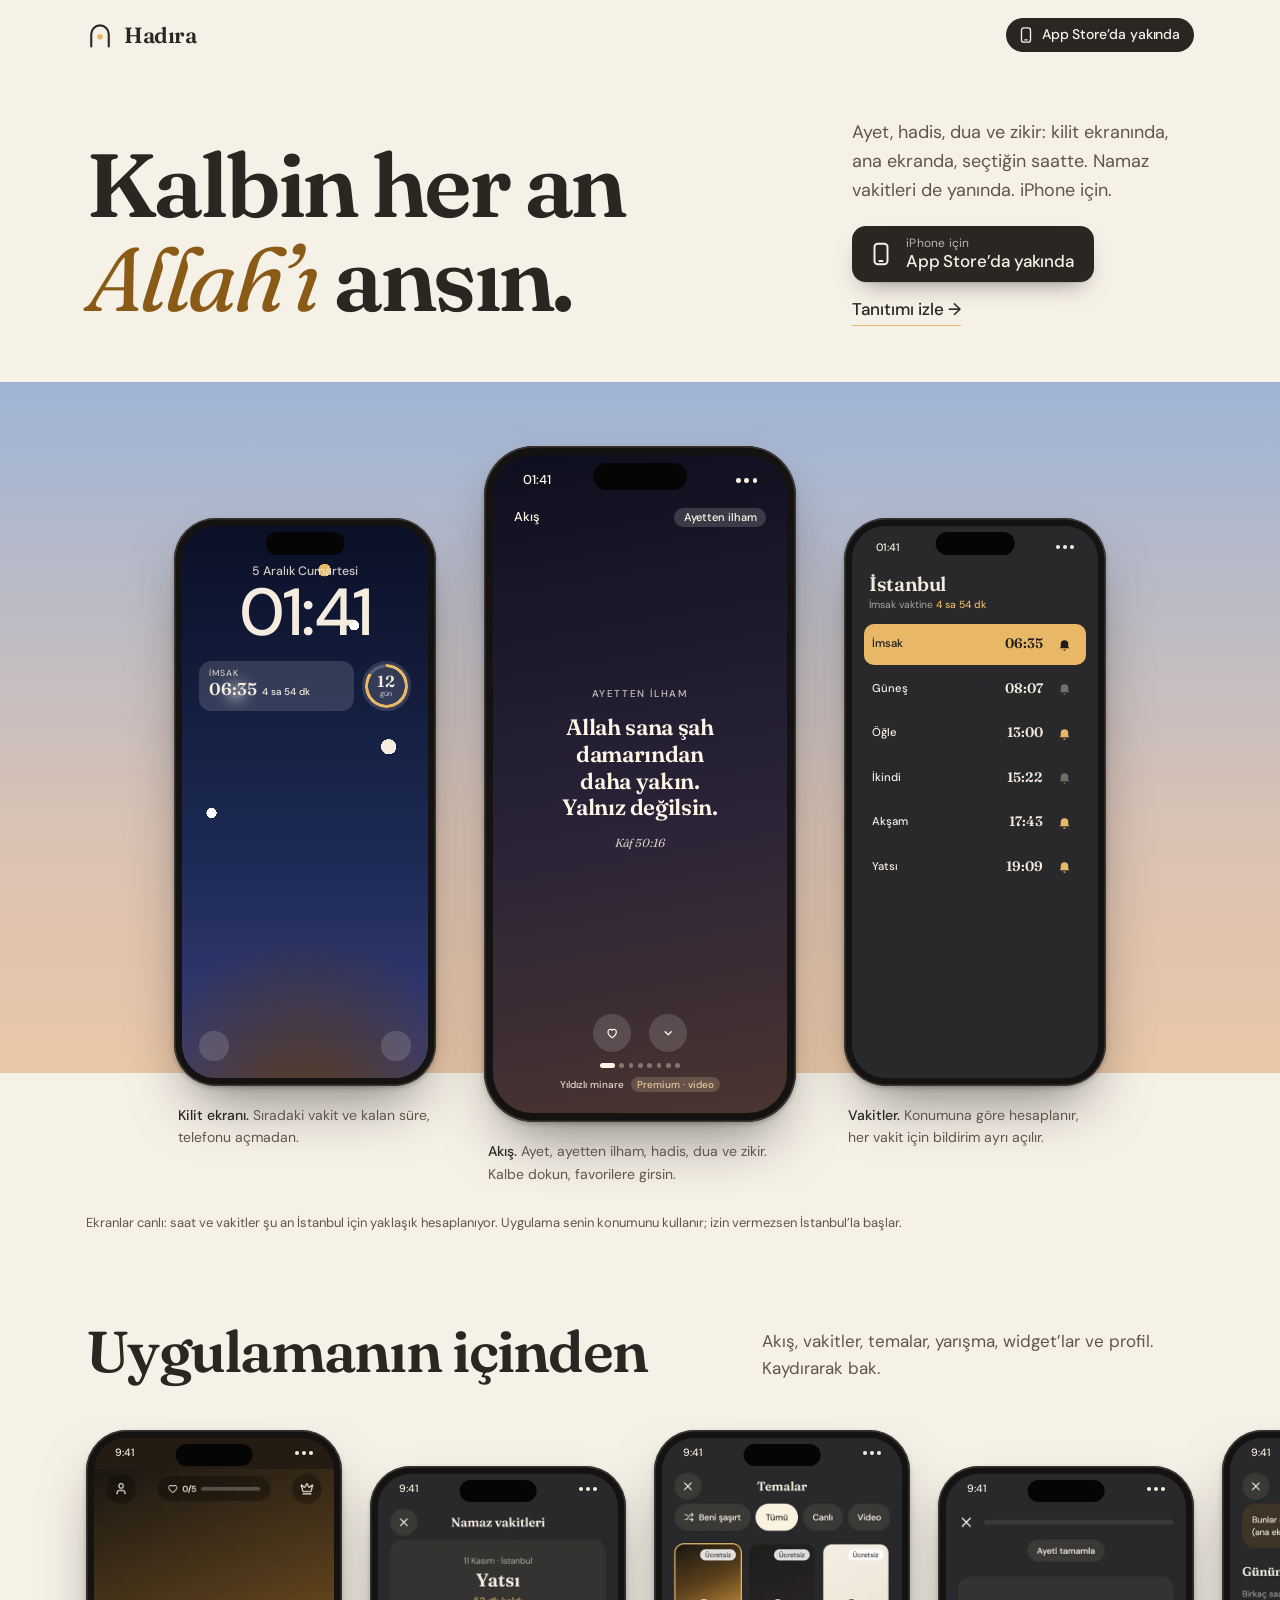
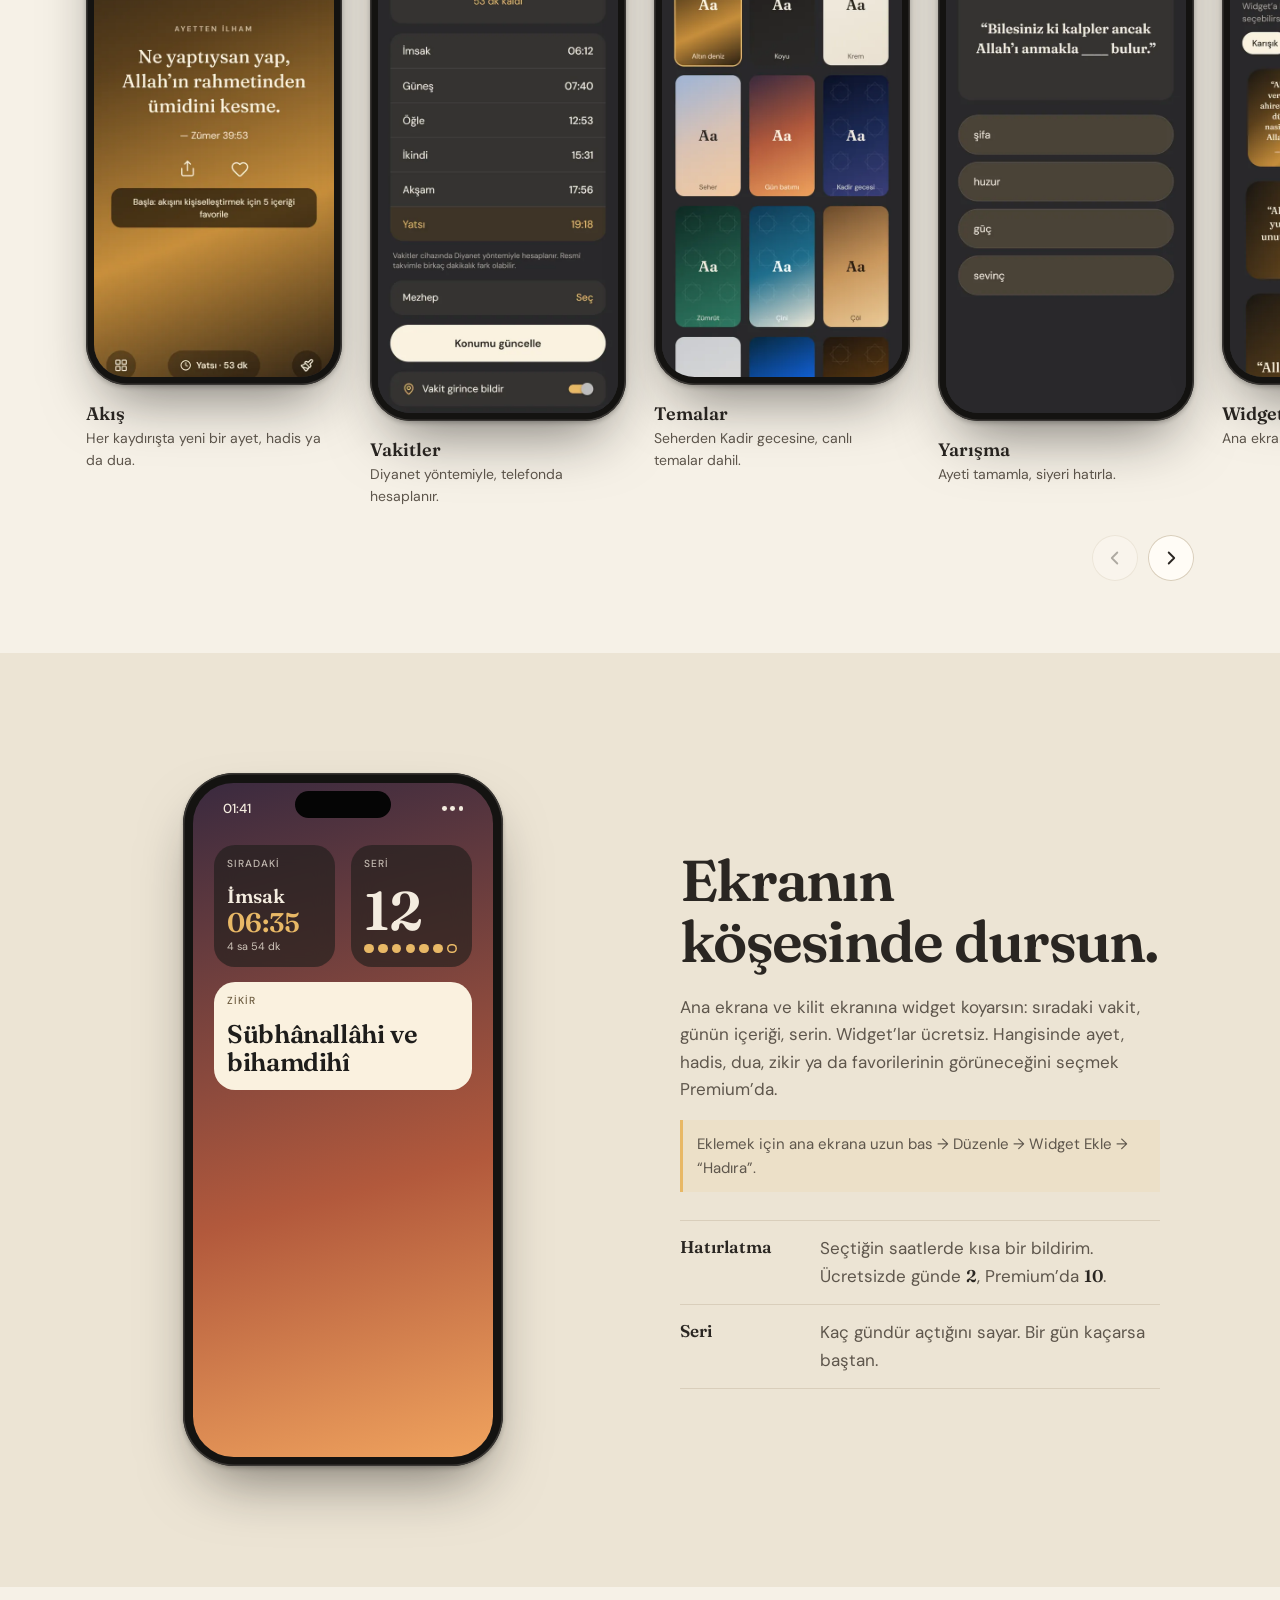
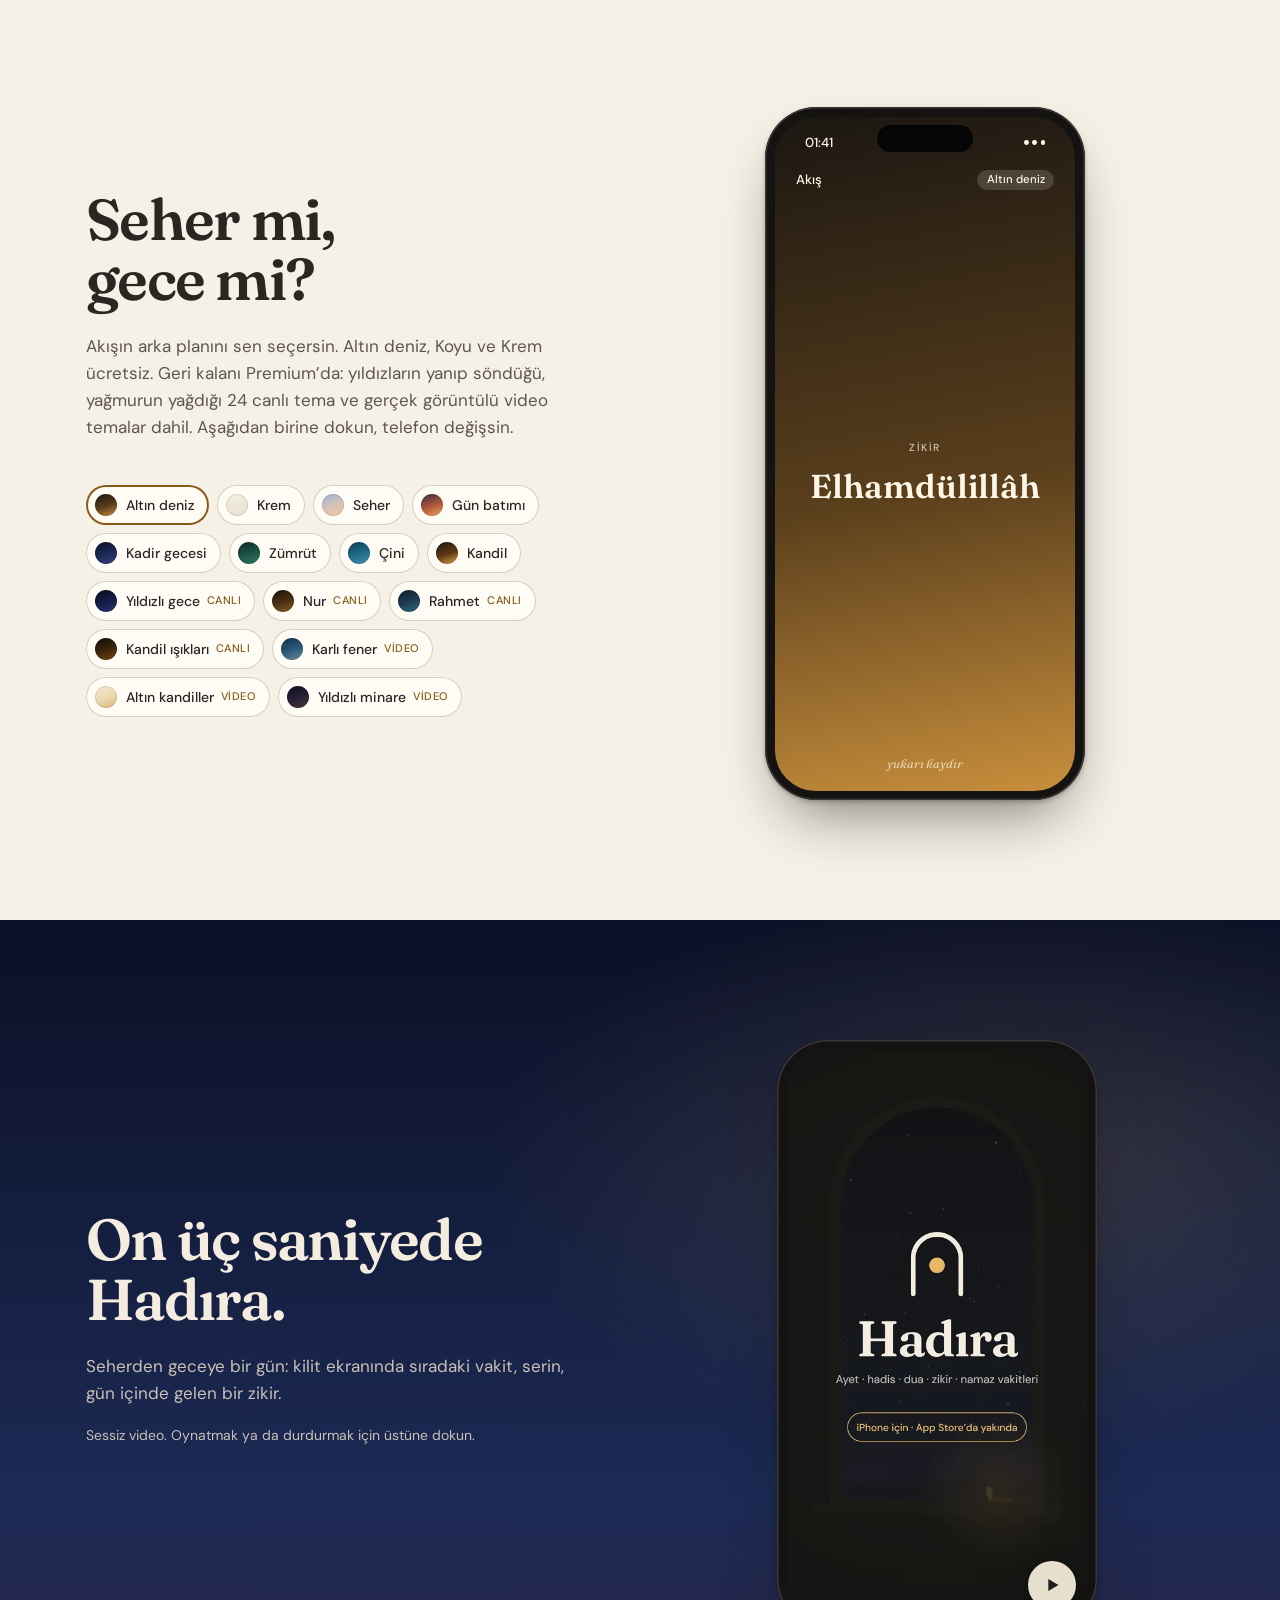
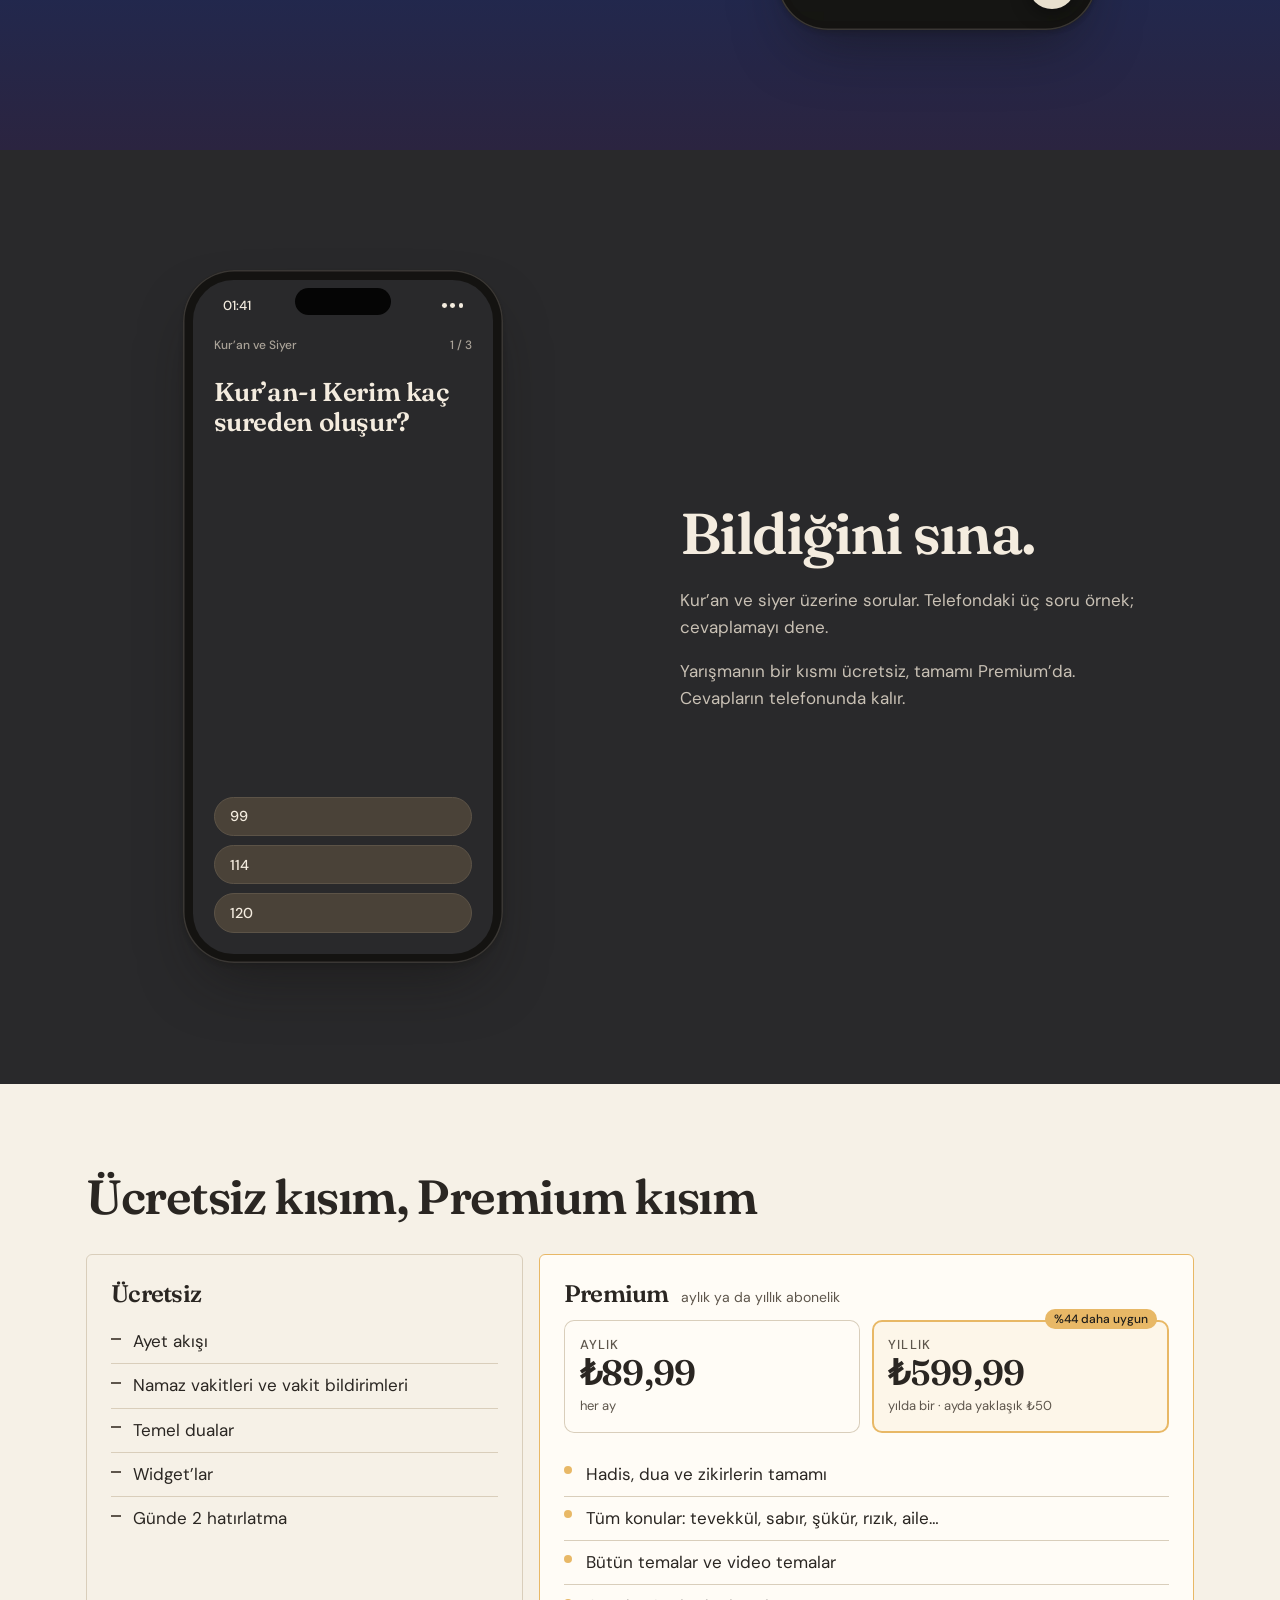
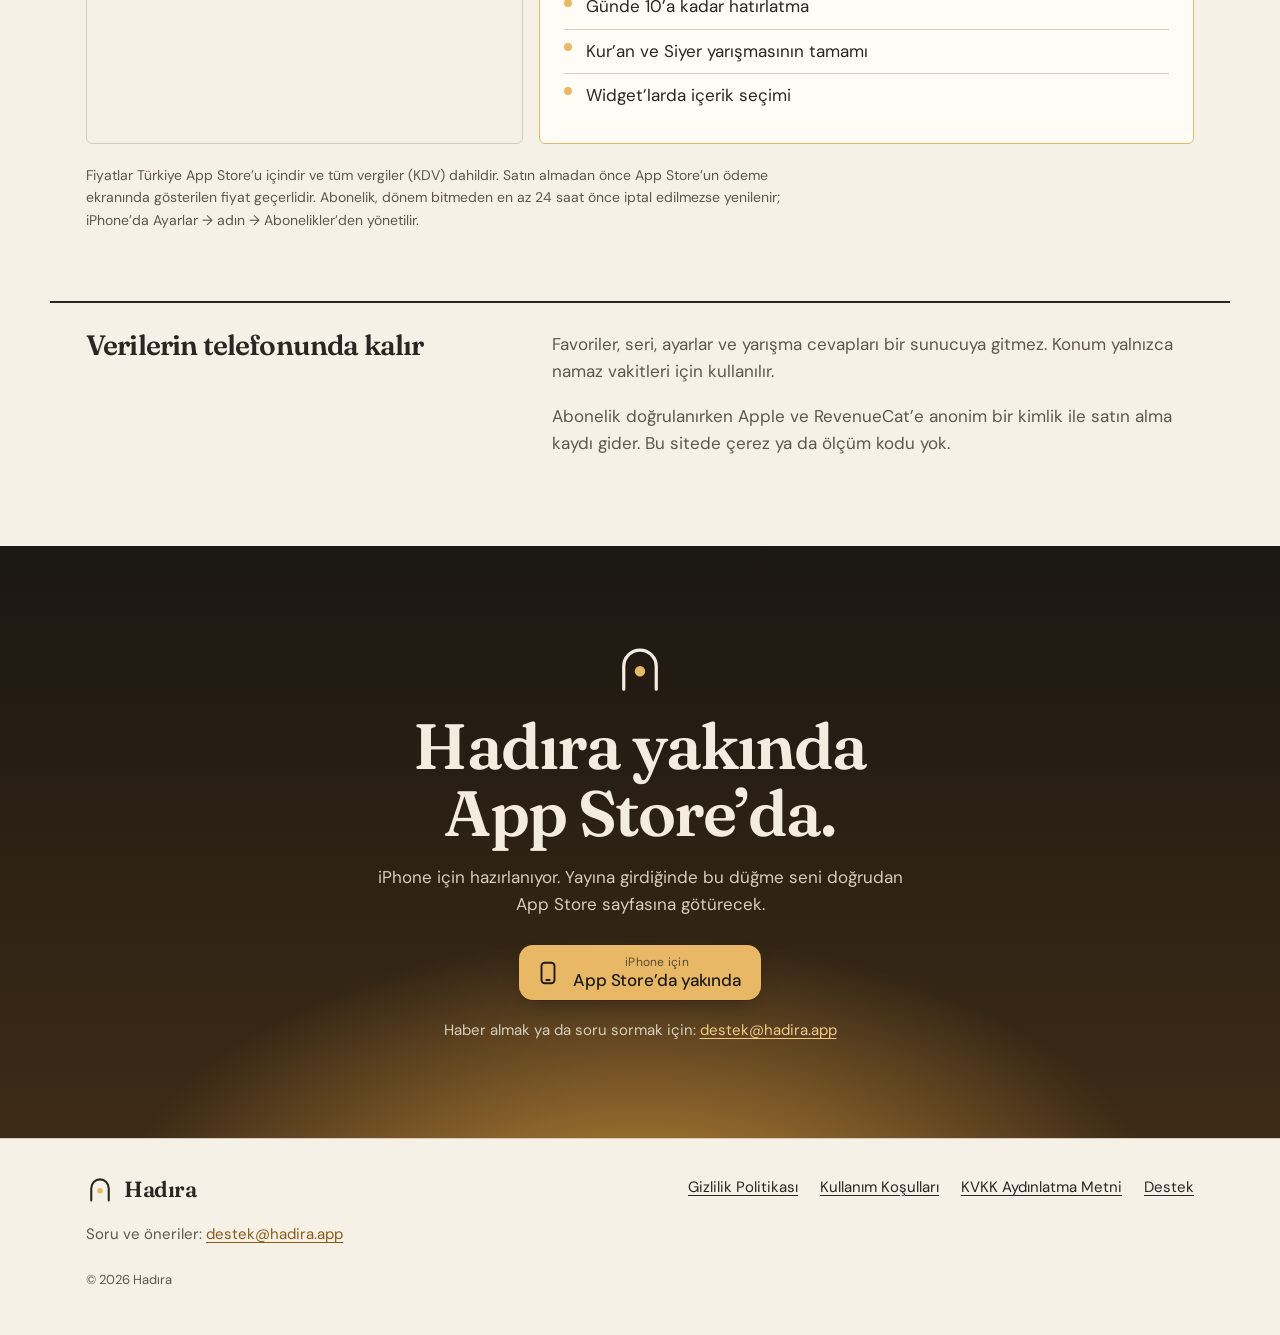
<file: index.html>
<!doctype html>
<html lang="tr">
<head>
  <meta charset="utf-8">
  <meta name="viewport" content="width=device-width, initial-scale=1">
  <title>Hadıra · Ayet, dua ve namaz vakitleri</title>
  <meta name="description" content="Hadıra; ayet, hadis, dua ve zikirleri ana ekrana, kilit ekranına ve gün içindeki hatırlatmalara taşıyan bir iPhone uygulaması. Namaz vakitleri ve vakit bildirimleri ücretsiz.">
  <meta name="color-scheme" content="light dark">
  <meta name="theme-color" content="#F6F1E7" media="(prefers-color-scheme: light)">
  <meta name="theme-color" content="#1E1D1B" media="(prefers-color-scheme: dark)">
  <link rel="canonical" href="https://hadira.app/">
  <!-- App Store Connect'te uygulama kimliği oluşunca yalnızca burayı doldur (ör. 1234567890).
       Boşken düğmeler "App Store'da yakında" der ve sayfanın sonuna kayar. -->
  <meta name="hadira-app-store-id" content="">

  <meta property="og:type" content="website">
  <meta property="og:locale" content="tr_TR">
  <meta property="og:site_name" content="Hadıra">
  <meta property="og:title" content="Hadıra · Kalbin her an Allah’ı ansın">
  <meta property="og:description" content="Ayet, hadis, dua ve zikir akışı; ana ekran ve kilit ekranı widget’ları; namaz vakitleri ve vakit bildirimleri. iPhone için.">
  <meta property="og:url" content="https://hadira.app/">
  <meta property="og:image" content="https://hadira.app/assets/og.png">
  <meta property="og:image:width" content="1200">
  <meta property="og:image:height" content="630">
  <meta property="og:image:alt" content="Hadıra yazısı ve kemerli bir pencerede şafak gökyüzü">
  <meta name="twitter:card" content="summary_large_image">

  <link rel="icon" href="assets/favicon.svg" type="image/svg+xml">
  <link rel="icon" href="assets/favicon-32.png" sizes="32x32" type="image/png">
  <link rel="apple-touch-icon" href="assets/apple-touch-icon.png">
  <link rel="preload" href="assets/fonts/Fraunces_600SemiBold.woff" as="font" type="font/woff" crossorigin>
  <link rel="stylesheet" href="styles.css">
  <script src="app.js" defer></script>
</head>
<body>
  <a class="skip" href="#icerik">İçeriğe geç</a>

  <header class="site-header">
    <div class="wrap header-row">
      <a class="brand" href="./" aria-label="Hadıra ana sayfa">
        <svg class="brand-mark" viewBox="0 0 32 32" aria-hidden="true"><path d="M6 29V15a10 10 0 0 1 20 0v14" fill="none" stroke="currentColor" stroke-width="2.4" stroke-linecap="round"/><circle cx="16" cy="18" r="3.2" fill="var(--gold)"/></svg>
        <span>Hadıra</span>
      </a>
      <a class="store-btn store-btn-sm" href="#indir" data-store>
        <svg viewBox="0 0 24 24" aria-hidden="true"><rect x="6" y="2.5" width="12" height="19" rx="3" fill="none" stroke="currentColor" stroke-width="1.8"/><path d="M10.5 18.5h3" stroke="currentColor" stroke-width="1.8" stroke-linecap="round"/></svg>
        <span data-store-label>App Store’da yakında</span>
      </a>
    </div>
  </header>

  <main id="icerik">
    <!-- HERO: üç canlı ekran -->
    <section class="hero" aria-labelledby="hero-baslik">
      <div class="wrap hero-top">
        <h1 id="hero-baslik">Kalbin her an <em>Allah’ı</em> ansın.</h1>
        <div class="hero-side">
          <p class="lede">Ayet, hadis, dua ve zikir: kilit ekranında, ana ekranda, seçtiğin saatte. Namaz vakitleri de yanında. iPhone için.</p>
          <div class="hero-cta">
            <a class="store-btn" href="#indir" data-store>
              <svg viewBox="0 0 24 24" aria-hidden="true"><rect x="6" y="2.5" width="12" height="19" rx="3" fill="none" stroke="currentColor" stroke-width="1.8"/><path d="M10.5 18.5h3" stroke="currentColor" stroke-width="1.8" stroke-linecap="round"/></svg>
              <span class="store-txt"><small data-store-small>iPhone için</small><span data-store-label>App Store’da yakında</span></span>
            </a>
            <a class="text-link" href="#tanitim">Tanıtımı izle <span aria-hidden="true">→</span></a>
          </div>
        </div>
      </div>

      <div class="stage" data-stage>
        <div class="stage-track">
          <!-- 1. kilit ekranı -->
          <figure class="shot">
            <div class="phone">
              <div class="screen lock" aria-hidden="true">
                <div class="lock-date" data-date>Salı 10 Kasım</div>
                <div class="lock-clock" data-clock>16:15</div>
                <div class="lock-widgets">
                  <div class="lw-rect">
                    <span class="lw-k" data-next-name>Akşam</span>
                    <span class="lw-v"><b data-next-time>17:57</b> <span data-next-left>1 sa 42 dk</span></span>
                  </div>
                  <div class="lw-circle" style="--p: .85"><b>12</b><span>gün</span></div>
                </div>
                <div class="lock-bottom"><i></i><i></i></div>
              </div>
            </div>
            <figcaption><b>Kilit ekranı.</b> Sıradaki vakit ve kalan süre, telefonu açmadan.</figcaption>
          </figure>

          <!-- 2. akış (ortadaki, büyük) -->
          <figure class="shot shot-main">
            <div class="phone">
              <div class="screen feed live" data-feed style="--a:#0E0F1E;--b:#2A2338;--c:#4A3530;--tint:#FFE2B0">
                <div class="fx" data-fx="" aria-hidden="true"></div>
                <div class="vbg" aria-hidden="true"><video muted loop playsinline preload="none"></video></div>
                <div class="status" aria-hidden="true"><span data-clock>16:15</span><span class="status-r"><i></i><i></i><i></i></span></div>
                <div class="feed-top" aria-hidden="true"><span>Akış</span><span class="pill" data-feed-cat>Ayetten ilham</span></div>
                <div class="feed-viewport">
                  <ol class="feed-list" data-feed-list>
                    <li data-name="Yıldızlı minare" data-video="yildizli-minare" data-fx="" data-a="#0E0F1E" data-b="#2A2338" data-c="#4A3530" data-tint="#FFE2B0" data-premium><span class="cat">Ayetten ilham</span><p class="long">Allah sana şah damarından daha yakın. Yalnız değilsin.</p><small class="src">Kâf 50:16</small></li>
                    <li data-name="Nur" data-fx="nur" data-a="#1A130B" data-b="#4A3214" data-c="#8A5F22" data-tint="#FFD58A" data-premium><span class="cat">Hadis</span><p class="long">Merhamet etmeyene merhamet olunmaz.</p><small class="src">Buhârî, Edeb 18</small></li>
                    <li data-name="Minare gün batımı" data-video="minare-gun-batimi" data-fx="" data-a="#2A1A10" data-b="#B26A2E" data-c="#E8A050" data-tint="#FFE2B0"><span class="cat">Zikir</span><p>Sübhânallâhi ve bihamdihî</p></li>
                    <li data-name="Rahmet" data-fx="yagis" data-a="#0F1E2B" data-b="#1F3F55" data-c="#2F6A7F" data-tint="#CFEFFF" data-premium><span class="cat">Dua</span><p class="long">Allah’ım! Senden hidayet, takva, iffet ve gönül zenginliği isterim.</p><small class="src">Müslim, Zikir 72</small></li>
                    <li data-name="Cami sütunları" data-video="cami-sutunlari" data-fx="" data-a="#2A1E16" data-b="#5A3A28" data-c="#1F4A55" data-tint="#F1E9DA" data-premium><span class="cat">Esmâ-ül Hüsnâ</span><p>Er-Rahmân</p><small class="src">Dünyada bütün varlıklara merhamet eden.</small></li>
                    <li data-name="Kandil ışıkları" data-fx="isik" data-a="#120C06" data-b="#3D260C" data-c="#7A4B12" data-tint="#FFC766" data-premium><span class="cat">Ayetten ilham</span><p class="long">Nerede olursan ol, Allah seninle; seni görür ve bilir.</p><small class="src">Hadîd 57:4</small></li>
                    <li data-name="Zümrüt okyanus" data-video="zumrut-okyanus" data-fx="" data-a="#0A3A3A" data-b="#1F6E6A" data-c="#7FBFB5" data-tint="#D6FFF8" data-premium><span class="cat">Hadis</span><p class="long">Temizlik imanın yarısıdır.</p><small class="src">Müslim, Tahâret 1</small></li>
                    <li data-name="Bahar dalı" data-video="bahar-dali" data-fx="" data-a="#1E4A7A" data-b="#7A6A9A" data-c="#C98DB0" data-tint="#FFE3EA" data-premium><span class="cat">Söz</span><p class="long">Gelin tanış olalım, işi kolay kılalım; sevelim sevilelim, dünya kimseye kalmaz.</p><small class="src">Yunus Emre, Divan</small></li>
                  </ol>
                </div>
                <div class="feed-actions">
                  <button type="button" class="icon-btn" data-fav aria-pressed="false" aria-label="Favorilere ekle">
                    <svg viewBox="0 0 24 24" aria-hidden="true"><path d="M12 20s-7-4.4-7-10a4 4 0 0 1 7-2.6A4 4 0 0 1 19 10c0 5.6-7 10-7 10z"/></svg>
                  </button>
                  <button type="button" class="icon-btn" data-feed-next aria-label="Sonraki içerik">
                    <svg viewBox="0 0 24 24" aria-hidden="true"><path d="M7 10l5 5 5-5" fill="none" stroke="currentColor" stroke-width="2.2" stroke-linecap="round" stroke-linejoin="round"/></svg>
                  </button>
                </div>
                <div class="feed-dots" aria-hidden="true" data-feed-dots></div>
                <div class="theme-tag" data-theme-tag aria-live="off">Yıldızlı minare <span>Premium · video</span></div>
              </div>
            </div>
            <figcaption><b>Akış.</b> Ayet, ayetten ilham, hadis, dua ve zikir. Kalbe dokun, favorilere girsin.</figcaption>
          </figure>

          <!-- 3. vakitler -->
          <figure class="shot">
            <div class="phone">
              <div class="screen times" data-times>
                <div class="status" aria-hidden="true"><span data-clock>16:15</span><span class="status-r"><i></i><i></i><i></i></span></div>
                <div class="times-head">
                  <span class="times-city">İstanbul</span>
                  <span class="times-left"><span data-next-name>Akşam</span> vaktine <b data-next-left>1 sa 42 dk</b></span>
                </div>
                <ul class="times-list">
                  <li data-vakit="0"><span>İmsak</span><b>06:11</b><button type="button" class="bell" aria-pressed="true" aria-label="İmsak bildirimi"></button></li>
                  <li data-vakit="1"><span>Güneş</span><b>07:39</b><button type="button" class="bell" aria-pressed="false" aria-label="Güneş bildirimi"></button></li>
                  <li data-vakit="2"><span>Öğle</span><b>12:53</b><button type="button" class="bell" aria-pressed="true" aria-label="Öğle bildirimi"></button></li>
                  <li data-vakit="3"><span>İkindi</span><b>15:32</b><button type="button" class="bell" aria-pressed="false" aria-label="İkindi bildirimi"></button></li>
                  <li data-vakit="4" class="is-next"><span>Akşam</span><b>17:57</b><button type="button" class="bell" aria-pressed="true" aria-label="Akşam bildirimi"></button></li>
                  <li data-vakit="5"><span>Yatsı</span><b>19:19</b><button type="button" class="bell" aria-pressed="true" aria-label="Yatsı bildirimi"></button></li>
                </ul>
              </div>
            </div>
            <figcaption><b>Vakitler.</b> Konumuna göre hesaplanır, her vakit için bildirim ayrı açılır.</figcaption>
          </figure>
        </div>
      </div>
      <p class="wrap stage-note">Ekranlar canlı: saat ve vakitler şu an İstanbul için yaklaşık hesaplanıyor. Uygulama senin konumunu kullanır; izin vermezsen İstanbul’la başlar.</p>
    </section>

    <!-- EKRANLAR: uygulamadan gerçek görüntüler -->
    <section class="gallery" aria-labelledby="ekran-baslik">
      <div class="wrap gallery-head">
        <h2 id="ekran-baslik">Uygulamanın içinden</h2>
        <p>Akış, vakitler, temalar, yarışma, widget’lar ve profil. Kaydırarak bak.</p>
      </div>
      <ul class="gallery-track" data-gallery tabindex="0" aria-label="Uygulama ekranları">
        <li><figure><div class="phone"><div class="shot-screen" style="--top:#241B13"><span class="sb" aria-hidden="true"><span>9:41</span><span class="status-r"><i></i><i></i><i></i></span></span><img class="screen-img" src="assets/ekran/feed.webp" width="540" height="1169" loading="lazy" decoding="async" alt="Akış ekranı: altın tonlu arka planda Zümer 39:53'ten “Ne yaptıysan yap, Allah’ın rahmetinden ümidini kesme.”"></div></div><figcaption><b>Akış</b> Her kaydırışta yeni bir ayet, hadis ya da dua.</figcaption></figure></li>
        <li><figure><div class="phone"><div class="shot-screen" style="--top:#29282B"><span class="sb" aria-hidden="true"><span>9:41</span><span class="status-r"><i></i><i></i><i></i></span></span><img class="screen-img" src="assets/ekran/prayer-times.webp" width="540" height="1169" loading="lazy" decoding="async" alt="Namaz vakitleri ekranı: İstanbul için imsaktan yatsıya altı vakit ve sıradaki vakte kalan süre."></div></div><figcaption><b>Vakitler</b> Diyanet yöntemiyle, telefonda hesaplanır.</figcaption></figure></li>
        <li><figure><div class="phone"><div class="shot-screen" style="--top:#29282B"><span class="sb" aria-hidden="true"><span>9:41</span><span class="status-r"><i></i><i></i><i></i></span></span><img class="screen-img" src="assets/ekran/themes.webp" width="540" height="1169" loading="lazy" decoding="async" alt="Temalar ekranı: Altın deniz, Koyu, Krem, Seher, Gün batımı, Kadir gecesi gibi tema kartları."></div></div><figcaption><b>Temalar</b> Seherden Kadir gecesine, canlı temalar dahil.</figcaption></figure></li>
        <li><figure><div class="phone"><div class="shot-screen" style="--top:#29282B"><span class="sb" aria-hidden="true"><span>9:41</span><span class="status-r"><i></i><i></i><i></i></span></span><img class="screen-img" src="assets/ekran/quiz.webp" width="540" height="1169" loading="lazy" decoding="async" alt="Yarışma ekranı: “Bilesiniz ki kalpler ancak Allah’ı anmakla ___ bulur.” sorusu ve dört seçenek."></div></div><figcaption><b>Yarışma</b> Ayeti tamamla, siyeri hatırla.</figcaption></figure></li>
        <li><figure><div class="phone"><div class="shot-screen" style="--top:#29282B"><span class="sb" aria-hidden="true"><span>9:41</span><span class="status-r"><i></i><i></i><i></i></span></span><img class="screen-img" src="assets/ekran/widgets.webp" width="540" height="1169" loading="lazy" decoding="async" alt="Widget'lar ekranı: Günün Ayeti widget'ı ve 12 günlük seri widget'ının önizlemeleri."></div></div><figcaption><b>Widget’lar</b> Ana ekranda ve kilit ekranında.</figcaption></figure></li>
        <li><figure><div class="phone"><div class="shot-screen" style="--top:#29282B"><span class="sb" aria-hidden="true"><span>9:41</span><span class="status-r"><i></i><i></i><i></i></span></span><img class="screen-img" src="assets/ekran/profile.webp" width="540" height="1169" loading="lazy" decoding="async" alt="Profil ekranı: 12 günlük seri, haftanın günleri ve Kur’an ve Siyer yarışması kartı."></div></div><figcaption><b>Profil</b> Serin, ayarların, yarışma.</figcaption></figure></li>
      </ul>
      <div class="wrap gallery-nav">
        <button type="button" class="round-btn" data-gallery-prev aria-label="Önceki ekran"><svg viewBox="0 0 24 24" aria-hidden="true"><path d="M14.5 6l-6 6 6 6" fill="none" stroke="currentColor" stroke-width="2" stroke-linecap="round" stroke-linejoin="round"/></svg></button>
        <button type="button" class="round-btn" data-gallery-next aria-label="Sonraki ekran"><svg viewBox="0 0 24 24" aria-hidden="true"><path d="M9.5 6l6 6-6 6" fill="none" stroke="currentColor" stroke-width="2" stroke-linecap="round" stroke-linejoin="round"/></svg></button>
      </div>
    </section>

    <!-- WIDGET -->
    <section class="band band-widgets" aria-labelledby="widget-baslik">
      <div class="wrap split">
        <div class="phone phone-lg">
          <div class="screen home" role="img" aria-label="Ana ekranda üç widget: sıradaki vakit, 12 günlük seri ve bir zikir.">
            <div class="status" aria-hidden="true"><span data-clock>16:15</span><span class="status-r"><i></i><i></i><i></i></span></div>
            <div class="home-grid" aria-hidden="true">
              <div class="w w-vakit">
                <span class="w-k">Sıradaki</span>
                <span class="w-name" data-next-name>Akşam</span>
                <span class="w-time" data-next-time>17:57</span>
                <span class="w-left" data-next-left>1 sa 42 dk</span>
              </div>
              <div class="w w-seri">
                <span class="w-k">Seri</span>
                <span class="w-num">12</span>
                <span class="w-week"><i class="on"></i><i class="on"></i><i class="on"></i><i class="on"></i><i class="on"></i><i class="on"></i><i class="today"></i></span>
              </div>
              <div class="w w-zikir">
                <span class="w-k">Zikir</span>
                <span class="w-text">Sübhânallâhi ve bihamdihî</span>
              </div>
            </div>
          </div>
        </div>

        <div class="split-text">
          <h2 id="widget-baslik">Ekranın köşesinde dursun.</h2>
          <p>Ana ekrana ve kilit ekranına widget koyarsın: sıradaki vakit, günün içeriği, serin. Widget’lar ücretsiz. Hangisinde ayet, hadis, dua, zikir ya da favorilerinin görüneceğini seçmek Premium’da.</p>
          <p class="how">Eklemek için ana ekrana uzun bas → Düzenle → Widget Ekle → “Hadıra”.</p>
          <dl class="facts">
            <div><dt>Hatırlatma</dt><dd>Seçtiğin saatlerde kısa bir bildirim. Ücretsizde günde <b>2</b>, Premium’da <b>10</b>.</dd></div>
            <div><dt>Seri</dt><dd>Kaç gündür açtığını sayar. Bir gün kaçarsa baştan.</dd></div>
          </dl>
        </div>
      </div>
    </section>

    <!-- TEMALAR -->
    <section class="band band-themes" aria-labelledby="tema-baslik" data-themes>
      <div class="wrap split split-rev">
        <div class="split-text">
          <h2 id="tema-baslik">Seher mi, gece mi?</h2>
          <p>Akışın arka planını sen seçersin. Altın deniz, Koyu ve Krem ücretsiz. Geri kalanı Premium’da: yıldızların yanıp söndüğü, yağmurun yağdığı 24 canlı tema ve gerçek görüntülü video temalar dahil. Aşağıdan birine dokun, telefon değişsin.</p>
        </div>
        <div class="phone phone-lg">
          <div class="screen feed themed" data-theme-screen aria-hidden="true" style="--a:#1B1712;--b:#5A3F1C;--c:#C88F3C;--t:#FFF6E6">
            <div class="fx" data-fx="" aria-hidden="true"></div>
            <div class="vbg" aria-hidden="true"><video muted loop playsinline preload="none"></video></div>
            <div class="status"><span data-clock>16:15</span><span class="status-r"><i></i><i></i><i></i></span></div>
            <div class="feed-top"><span>Akış</span><span class="pill" data-theme-name>Altın deniz</span></div>
            <div class="themed-body">
              <span class="cat">Zikir</span>
              <p>Elhamdülillâh</p>
            </div>
            <div class="themed-foot">yukarı kaydır</div>
          </div>
        </div>
        <div class="swatches" role="group" aria-label="Tema seç">
            <button type="button" data-theme="deniz" aria-pressed="true" style="--a:#1B1712;--b:#5A3F1C;--c:#C88F3C;--t:#FFF6E6">Altın deniz</button>
            <button type="button" data-theme="krem" aria-pressed="false" style="--a:#F4EEE3;--b:#EEE6D8;--c:#E9E0D0;--t:#2A2622">Krem</button>
            <button type="button" data-theme="seher" aria-pressed="false" style="--a:#9EB4D6;--b:#D9C2B4;--c:#F2C9A0;--t:#2A2622">Seher</button>
            <button type="button" data-theme="gunbatimi" aria-pressed="false" style="--a:#3A2A3F;--b:#B2593C;--c:#F0A35E;--t:#FFF6E6">Gün batımı</button>
            <button type="button" data-theme="gece" aria-pressed="false" style="--a:#0B1026;--b:#1C2A55;--c:#3B3F7A;--t:#F4ECDF">Kadir gecesi</button>
            <button type="button" data-theme="zumrut" aria-pressed="false" style="--a:#0E2A24;--b:#1F5546;--c:#2F7A62;--t:#F4ECDF">Zümrüt</button>
            <button type="button" data-theme="cini" aria-pressed="false" style="--a:#0F3B57;--b:#1F6E8C;--c:#4E8FA8;--t:#FFFFFF">Çini</button>
            <button type="button" data-theme="kandil" aria-pressed="false" style="--a:#20160E;--b:#5C3A12;--c:#E2A84B;--t:#FFF6E6">Kandil</button>
            <button type="button" data-theme="yildizli-gece" data-fx="yildiz" aria-pressed="false" style="--a:#070B1F;--b:#141F4A;--c:#2B2F6B;--t:#FFF4D6;--tint:#FFF4D6">Yıldızlı gece<em>canlı</em></button>
            <button type="button" data-theme="nur" data-fx="nur" aria-pressed="false" style="--a:#1A130B;--b:#4A3214;--c:#8A5F22;--t:#FFF6E6;--tint:#FFD58A">Nur<em>canlı</em></button>
            <button type="button" data-theme="rahmet" data-fx="yagis" aria-pressed="false" style="--a:#0F1E2B;--b:#1F3F55;--c:#2F6A7F;--t:#F4ECDF;--tint:#CFEFFF">Rahmet<em>canlı</em></button>
            <button type="button" data-theme="kandil-isiklari" data-fx="isik" aria-pressed="false" style="--a:#120C06;--b:#3D260C;--c:#7A4B12;--t:#FFF6E6;--tint:#FFC766">Kandil ışıkları<em>canlı</em></button>
            <button type="button" data-theme="karli-fener" data-video="karli-fener" aria-pressed="false" style="--a:#14304A;--b:#2E5A7A;--c:#6F8AA3;--t:#FFFFFF;--tint:#FFFFFF">Karlı fener<em>video</em></button>
            <button type="button" data-theme="altin-kandiller" data-video="altin-kandiller" data-light aria-pressed="false" style="--a:#F6EAD2;--b:#EBD7B0;--c:#D9B878;--t:#3A2A12;--tint:#8A5A17">Altın kandiller<em>video</em></button>
            <button type="button" data-theme="yildizli-minare" data-video="yildizli-minare" aria-pressed="false" style="--a:#0E0F1E;--b:#2A2338;--c:#4A3530;--t:#FFF6E6;--tint:#FFE2B0">Yıldızlı minare<em>video</em></button>
        </div>
      </div>
    </section>

    <!-- TANITIM VİDEOSU -->
    <section id="tanitim" class="band band-video" aria-labelledby="video-baslik">
      <div class="wrap split">
        <div class="split-text">
          <h2 id="video-baslik">On üç saniyede Hadıra.</h2>
          <p>Seherden geceye bir gün: kilit ekranında sıradaki vakit, serin, gün içinde gelen bir zikir.</p>
          <p class="video-note">Sessiz video. Oynatmak ya da durdurmak için üstüne dokun.</p>
        </div>
        <div class="phone phone-lg phone-video">
          <video class="screen-img" data-video muted loop playsinline preload="none" poster="assets/video/hadira-tanitim-kapak.webp" width="540" height="960" aria-label="Hadıra tanıtım videosu: kemerli bir pencerede seher, telefonun kilit ekranında vakit ve seri widget'ları, gece ve Hadıra adı.">
            <source src="assets/video/hadira-tanitim.mp4" type="video/mp4">
          </video>
          <button type="button" class="video-toggle" data-video-toggle aria-label="Videoyu oynat" aria-pressed="false">
            <svg class="i-play" viewBox="0 0 24 24" aria-hidden="true"><path d="M8 5.5v13l11-6.5z" fill="currentColor"/></svg>
            <svg class="i-pause" viewBox="0 0 24 24" aria-hidden="true"><path d="M7 5h3.5v14H7zM13.5 5H17v14h-3.5z" fill="currentColor"/></svg>
          </button>
        </div>
      </div>
    </section>

    <!-- YARIŞMA -->
    <section class="band band-quiz" aria-labelledby="quiz-baslik">
      <div class="wrap split">
        <div class="phone phone-lg">
          <div class="screen quiz" data-quiz>
            <div class="status" aria-hidden="true"><span data-clock>16:15</span><span class="status-r"><i></i><i></i><i></i></span></div>
            <div class="quiz-top"><span>Kur’an ve Siyer</span><span class="quiz-count" data-quiz-count>1 / 3</span></div>
            <p class="quiz-q" data-quiz-q aria-live="polite">Kur’an-ı Kerim kaç sureden oluşur?</p>
            <div class="quiz-opts" data-quiz-opts>
              <button type="button">99</button>
              <button type="button">114</button>
              <button type="button">120</button>
            </div>
            <button type="button" class="quiz-next" data-quiz-next hidden>Sonraki soru</button>
          </div>
        </div>
        <div class="split-text">
          <h2 id="quiz-baslik">Bildiğini sına.</h2>
          <p>Kur’an ve siyer üzerine sorular. Telefondaki üç soru örnek; cevaplamayı dene.</p>
          <p>Yarışmanın bir kısmı ücretsiz, tamamı Premium’da. Cevapların telefonunda kalır.</p>
        </div>
      </div>
    </section>

    <!-- UCRETSIZ / PREMIUM -->
    <section id="premium" class="plans-section" aria-labelledby="premium-baslik">
      <div class="wrap">
        <h2 id="premium-baslik">Ücretsiz kısım, Premium kısım</h2>
        <div class="plans">
          <div class="plan">
            <h3>Ücretsiz</h3>
            <ul>
              <li>Ayet akışı</li>
              <li>Namaz vakitleri ve vakit bildirimleri</li>
              <li>Temel dualar</li>
              <li>Widget’lar</li>
              <li>Günde 2 hatırlatma</li>
            </ul>
          </div>
          <div class="plan plan-premium">
            <h3>Premium <span>aylık ya da yıllık abonelik</span></h3>
            <div class="prices">
              <div class="price">
                <span class="price-k">Aylık</span>
                <span class="price-v">₺89,99</span>
                <span class="price-s">her ay</span>
              </div>
              <div class="price price-best">
                <span class="price-badge">%44 daha uygun</span>
                <span class="price-k">Yıllık</span>
                <span class="price-v">₺599,99</span>
                <span class="price-s">yılda bir · ayda yaklaşık ₺50</span>
              </div>
            </div>
            <ul>
              <li>Hadis, dua ve zikirlerin tamamı</li>
              <li>Tüm konular: tevekkül, sabır, şükür, rızık, aile…</li>
              <li>Bütün temalar ve video temalar</li>
              <li>Günde 10’a kadar hatırlatma</li>
              <li>Kur’an ve Siyer yarışmasının tamamı</li>
              <li>Widget’larda içerik seçimi</li>
            </ul>
          </div>
        </div>
        <p class="fine">Fiyatlar Türkiye App Store’u içindir ve tüm vergiler (KDV) dahildir. Satın almadan önce App Store’un ödeme ekranında gösterilen fiyat geçerlidir. Abonelik, dönem bitmeden en az 24 saat önce iptal edilmezse yenilenir; iPhone’da Ayarlar → adın → Abonelikler’den yönetilir.</p>
      </div>
    </section>

    <section class="veri" aria-labelledby="veri-baslik">
      <div class="wrap veri-row">
        <h2 id="veri-baslik">Verilerin telefonunda kalır</h2>
        <div>
          <p>Favoriler, seri, ayarlar ve yarışma cevapları bir sunucuya gitmez. Konum yalnızca namaz vakitleri için kullanılır.</p>
          <p>Abonelik doğrulanırken Apple ve RevenueCat’e anonim bir kimlik ile satın alma kaydı gider. Bu sitede çerez ya da ölçüm kodu yok.</p>
        </div>
      </div>
    </section>
    <!-- İNDİR -->
    <section id="indir" class="cta" aria-labelledby="indir-baslik">
      <div class="wrap cta-inner">
        <svg class="cta-mark" viewBox="0 0 32 32" aria-hidden="true"><path d="M6 29V15a10 10 0 0 1 20 0v14" fill="none" stroke="currentColor" stroke-width="2" stroke-linecap="round"/><circle cx="16" cy="18" r="3.2" fill="var(--gold)"/></svg>
        <h2 id="indir-baslik" data-cta-title>Hadıra yakında App Store’da.</h2>
        <p data-cta-text>iPhone için hazırlanıyor. Yayına girdiğinde bu düğme seni doğrudan App Store sayfasına götürecek.</p>
        <a class="store-btn store-btn-light" href="#indir" data-store>
          <svg viewBox="0 0 24 24" aria-hidden="true"><rect x="6" y="2.5" width="12" height="19" rx="3" fill="none" stroke="currentColor" stroke-width="1.8"/><path d="M10.5 18.5h3" stroke="currentColor" stroke-width="1.8" stroke-linecap="round"/></svg>
          <span class="store-txt"><small data-store-small>iPhone için</small><span data-store-label>App Store’da yakında</span></span>
        </a>
        <p class="cta-mail">Haber almak ya da soru sormak için: <a href="mailto:destek@hadira.app">destek@hadira.app</a></p>
      </div>
    </section>
  </main>

  <footer class="site-footer">
    <div class="wrap footer-grid">
      <div>
        <a class="brand" href="./">
          <svg class="brand-mark" viewBox="0 0 32 32" aria-hidden="true"><path d="M6 29V15a10 10 0 0 1 20 0v14" fill="none" stroke="currentColor" stroke-width="2.4" stroke-linecap="round"/><circle cx="16" cy="18" r="3.2" fill="var(--gold)"/></svg>
          <span>Hadıra</span>
        </a>
        <p class="footer-mail">Soru ve öneriler: <a href="mailto:destek@hadira.app">destek@hadira.app</a></p>
      </div>
      <nav aria-label="Yasal ve destek">
        <ul class="footer-links">
          <li><a href="gizlilik.html">Gizlilik Politikası</a></li>
          <li><a href="kullanim-kosullari.html">Kullanım Koşulları</a></li>
          <li><a href="kvkk.html">KVKK Aydınlatma Metni</a></li>
          <li><a href="destek.html">Destek</a></li>
        </ul>
      </nav>
      <p class="copy">© 2026 Hadıra</p>
    </div>
  </footer>
</body>
</html>
</file>
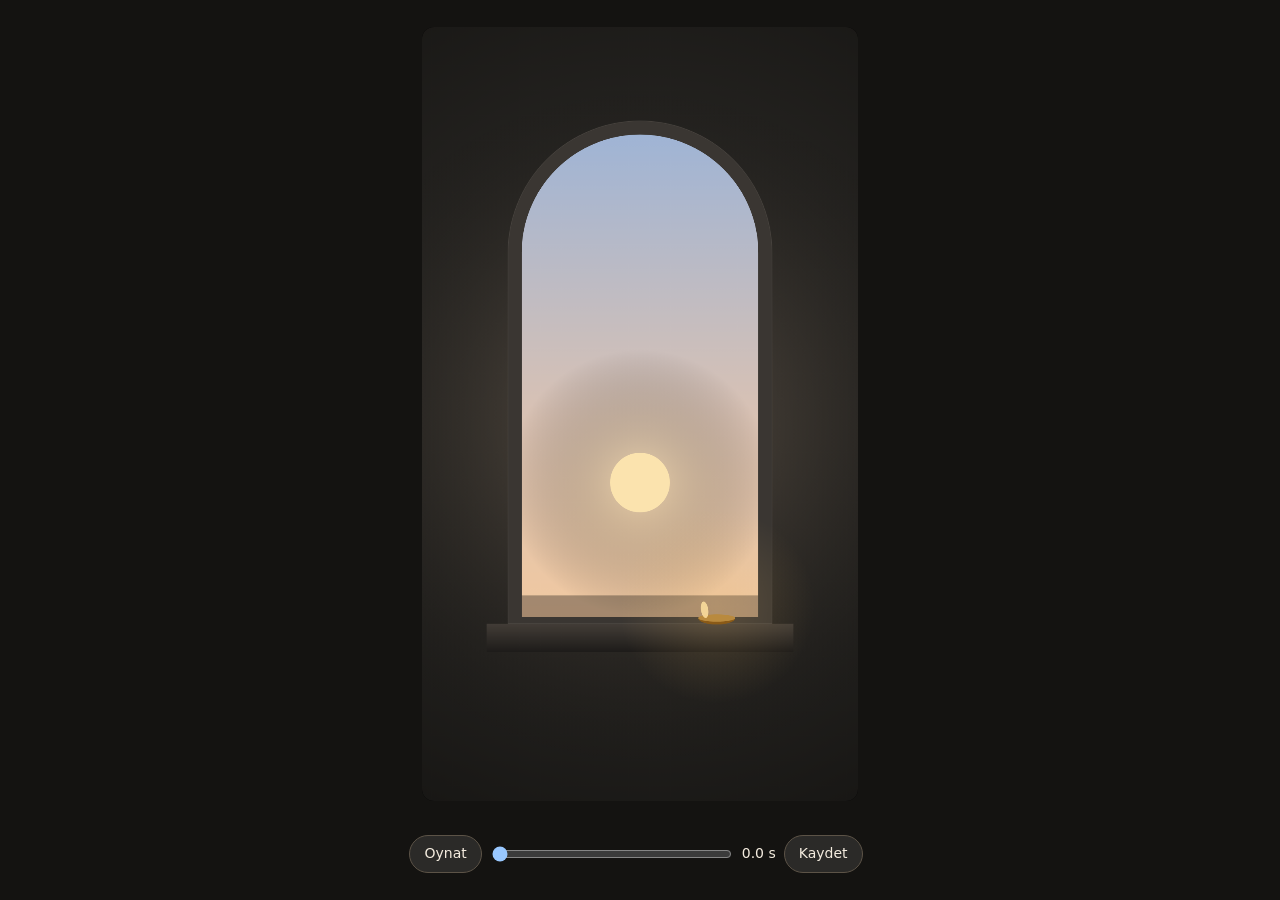
<file: reklam/index.html>
<!doctype html>
<html lang="tr">
<head>
<meta charset="utf-8">
<meta name="viewport" content="width=device-width, initial-scale=1">
<title>Hadıra reklam</title>
<meta name="robots" content="noindex">
<style>
  :root { color-scheme: dark; }
  body { margin: 0; min-height: 100vh; background: #141311; color: #F4ECDF; font: 14px/1.4 system-ui, sans-serif; display: grid; place-items: center; gap: 12px; padding: 16px; box-sizing: border-box; }
  canvas { height: min(86vh, 1920px); max-width: 100%; aspect-ratio: 9 / 16; background: #000; border-radius: 12px; }
  .bar { display: flex; gap: 8px; align-items: center; flex-wrap: wrap; justify-content: center; }
  button { font: inherit; padding: 8px 14px; border-radius: 999px; border: 1px solid #5C5347; background: #2B2A28; color: inherit; cursor: pointer; }
  input[type=range] { width: 240px; }
</style>
</head>
<body>
<canvas id="c" width="1080" height="1920" aria-label="Hadıra tanıtım animasyonu"></canvas>
<div class="bar">
  <button id="play" type="button">Oynat</button>
  <input id="seek" type="range" min="0" max="13" step="0.05" value="0" aria-label="Zaman">
  <span id="tlabel">0.0 s</span>
  <button id="rec" type="button">Kaydet</button>
  <span id="status" aria-live="polite"></span>
</div>
<script>
'use strict';
const W = 1080, H = 1920, D = 13;
const c = document.getElementById('c'), x = c.getContext('2d');

/* ---------- helpers ---------- */
const clamp = (v, a = 0, b = 1) => Math.max(a, Math.min(b, v));
const ease = t => t < .5 ? 4 * t * t * t : 1 - Math.pow(-2 * t + 2, 3) / 2;
const prog = (t, a, b) => ease(clamp((t - a) / (b - a)));
const hex = h => [1, 3, 5].map(i => parseInt(h.slice(i, i + 2), 16));
const mix = (a, b, k) => { const A = hex(a), B = hex(b); return `rgb(${A.map((v, i) => Math.round(v + (B[i] - v) * k)).join(',')})`; };
const mixRGB = (a, b, k) => a.map((v, i) => v + (b[i] - v) * k);

// Theme palettes from src/data/themes.ts
const DAWN = ['#9EB4D6', '#D9C2B4', '#F2C9A0'];    // Seher
const DUSK = ['#3A2A3F', '#B2593C', '#F0A35E'];    // Gün batımı
const NIGHT = ['#0B1026', '#1C2A55', '#3B3F7A'];   // Kadir gecesi
function skyAt(t) {
  const a = prog(t, 0.5, 4.2), b = prog(t, 4.6, 8.0);
  return [0, 1, 2].map(i => b > 0 ? mix(DUSK[i], NIGHT[i], b) : mix(DAWN[i], DUSK[i], a));
}

// fixed pseudo-random stars
let seed = 7; const rnd = () => (seed = (seed * 16807) % 2147483647) / 2147483647;
const STARS = Array.from({ length: 70 }, () => ({ x: 240 + rnd() * 600, y: 280 + rnd() * 900, r: 1.2 + rnd() * 2.6, p: rnd() * 6.28, gold: rnd() < .12 }));

/* ---------- geometry ---------- */
const AX = 540, AW = 620, AT = 250, AB = 1480, AR = AW / 2;
function archPath(inset = 0) {
  const l = AX - AR + inset, r = AX + AR - inset, rr = AR - inset;
  x.beginPath();
  x.moveTo(l, AB); x.lineTo(l, AT + AR); x.arc(AX, AT + AR, rr, Math.PI, 0); x.lineTo(r, AB); x.closePath();
}
function rrect(px, py, w, h, r) { x.beginPath(); x.roundRect(px, py, w, h, r); }

function text(str, px, py, font, color, align = 'center', alpha = 1, spacing = 0) {
  x.save(); x.globalAlpha *= alpha; x.font = font; x.fillStyle = color; x.textAlign = align; x.textBaseline = 'alphabetic';
  if (spacing) x.letterSpacing = spacing + 'px';
  x.fillText(str, px, py); x.restore();
}

/* ---------- scene ---------- */
function wall(t) {
  const g = x.createRadialGradient(AX, 900, 200, AX, 900, 1300);
  g.addColorStop(0, '#2E2C29'); g.addColorStop(1, '#151412');
  x.fillStyle = g; x.fillRect(-200, -200, W + 400, H + 400);
  // warm spill of the sky on the wall
  const sky = skyAt(t);
  const s = x.createRadialGradient(AX, 1000, 100, AX, 1000, 900);
  s.addColorStop(0, sky[2].replace('rgb', 'rgba').replace(')', ',.18)')); s.addColorStop(1, 'rgba(0,0,0,0)');
  x.fillStyle = s; x.fillRect(-200, -200, W + 400, H + 400);
}

function skyInArch(t) {
  x.save(); archPath(0); x.clip();
  const sky = skyAt(t);
  const g = x.createLinearGradient(0, AT, 0, AB);
  g.addColorStop(0, sky[0]); g.addColorStop(.58, sky[1]); g.addColorStop(1, sky[2]);
  x.fillStyle = g; x.fillRect(0, 0, W, H);

  // sun: rises a little, then sets behind the sill
  const sy = 1180 - 260 * prog(t, 0, 2.2) + 760 * prog(t, 2.4, 6.4);
  const sc = mixRGB(hex('#FBE3AE'), hex('#E8843F'), prog(t, 1.5, 5.5));
  const sun = `rgb(${sc.map(Math.round).join(',')})`;
  const halo = x.createRadialGradient(AX, sy, 0, AX, sy, 330);
  halo.addColorStop(0, `rgba(${sc.map(Math.round).join(',')},.55)`); halo.addColorStop(1, 'rgba(0,0,0,0)');
  x.fillStyle = halo; x.fillRect(0, 0, W, H);
  x.fillStyle = sun; x.beginPath(); x.arc(AX, sy, 74, 0, 7); x.fill();

  // stars
  const sa = prog(t, 5.6, 8.2);
  if (sa > 0) STARS.forEach(s => {
    x.globalAlpha = sa * (.55 + .45 * Math.sin(t * 2.2 + s.p));
    x.fillStyle = s.gold ? '#E8B866' : '#F4ECDF';
    x.beginPath(); x.arc(s.x, s.y, s.r, 0, 7); x.fill();
  });
  x.globalAlpha = 1;
  // far horizon line
  x.fillStyle = 'rgba(20,18,16,.35)'; x.fillRect(0, AB - 70, W, 70);
  x.restore();

  // stone reveal (thickness of the wall)
  x.save(); archPath(0); x.lineWidth = 34; x.strokeStyle = '#3A3632'; x.stroke();
  archPath(-17); x.lineWidth = 2; x.strokeStyle = 'rgba(244,236,223,.08)'; x.stroke(); x.restore();
}

function sill(t) {
  const g = x.createLinearGradient(0, AB, 0, AB + 70);
  g.addColorStop(0, '#433D37'); g.addColorStop(1, '#1E1C1A');
  x.fillStyle = g; x.fillRect(AX - AR - 70, AB, AW + 140, 70);
  // kandil on the sill, brighter as it gets dark
  const k = .35 + .65 * prog(t, 4.5, 8.5);
  const fl = 1 + .06 * Math.sin(t * 13) + .04 * Math.sin(t * 7.3);
  const kx = AX + 190, ky = AB - 14;
  const glow = x.createRadialGradient(kx, ky - 30, 0, kx, ky - 30, 260 * fl);
  glow.addColorStop(0, `rgba(232,184,102,${.55 * k})`); glow.addColorStop(1, 'rgba(232,184,102,0)');
  x.fillStyle = glow; x.fillRect(kx - 300, ky - 330, 600, 600);
  x.fillStyle = '#8A5A17'; x.beginPath(); x.ellipse(kx, ky, 46, 16, 0, 0, Math.PI); x.fill();
  x.fillStyle = '#B98A3E'; x.beginPath(); x.ellipse(kx, ky, 46, 9, 0, 0, 7); x.fill();
  x.fillStyle = `rgba(255,226,160,${.75 + .25 * k})`;
  x.beginPath(); x.ellipse(kx - 30, ky - 22 * fl, 9, 22 * fl, -.15, 0, 7); x.fill();
}

/* phone with the lock screen, rises in front of the arch */
function phone(t) {
  const up = prog(t, 2.6, 4.0), down = prog(t, 7.0, 7.9);
  if (up <= 0 || down >= 1) return;
  const pw = 470, ph = 1018, px = AX - pw / 2;
  const py = 560 + (1 - up) * 1500 + down * 1500;
  x.save();
  x.shadowColor = 'rgba(0,0,0,.55)'; x.shadowBlur = 80; x.shadowOffsetY = 40;
  rrect(px, py, pw, ph, 76); x.fillStyle = '#141311'; x.fill();
  x.restore();
  x.save();
  rrect(px + 14, py + 14, pw - 28, ph - 28, 64); x.clip();
  const g = x.createLinearGradient(0, py, 0, py + ph);
  g.addColorStop(0, '#0B1026'); g.addColorStop(.6, '#1C2A55'); g.addColorStop(1, '#3B3F7A');
  x.fillStyle = g; x.fillRect(px, py, pw, ph);
  const glow = x.createRadialGradient(AX, py + ph + 80, 0, AX, py + ph + 80, 420);
  glow.addColorStop(0, 'rgba(92,58,18,.9)'); glow.addColorStop(1, 'rgba(92,58,18,0)');
  x.fillStyle = glow; x.fillRect(px, py, pw, ph);
  STARS.slice(0, 18).forEach(s => { x.fillStyle = 'rgba(244,236,223,.7)'; x.beginPath(); x.arc(px + (s.x - 240) * .75, py + 60 + (s.y - 280) * .35, s.r * .7, 0, 7); x.fill(); });
  // island
  rrect(AX - 70, py + 30, 140, 40, 20); x.fillStyle = '#050505'; x.fill();
  // date + clock (minute ticks during the beat)
  text('Salı 10 Kasım', AX, py + 170, '500 30px "DM Sans"', 'rgba(244,236,223,.85)');
  const mins = 9 + Math.floor(prog(t, 4.2, 6.6) * 2);
  text('17:' + String(mins).padStart(2, '0'), AX, py + 320, '500 150px "DM Sans"', '#F4ECDF', 'center', 1, -4);
  // widget: next prayer with countdown
  const wy = py + 380;
  rrect(px + 40, wy, pw - 200, 130, 30); x.fillStyle = 'rgba(255,255,255,.14)'; x.fill();
  text('AKŞAM', px + 72, wy + 46, '500 22px "DM Sans"', 'rgba(244,236,223,.8)', 'left', 1, 2);
  text('17:57', px + 72, wy + 104, '600 50px Fraunces', '#F4ECDF', 'left');
  text((48 - (mins - 9)) + ' dk', px + 232, wy + 102, '500 28px "DM Sans"', '#E8B866', 'left');
  // streak ring
  const cx = px + pw - 98, cy = wy + 65;
  x.beginPath(); x.arc(cx, cy, 56, 0, 7); x.fillStyle = 'rgba(255,255,255,.14)'; x.fill();
  x.lineWidth = 7; x.lineCap = 'round';
  x.beginPath(); x.arc(cx, cy, 46, 0, 7); x.strokeStyle = 'rgba(255,255,255,.2)'; x.stroke();
  x.beginPath(); x.arc(cx, cy, 46, -Math.PI / 2, -Math.PI / 2 + 6.28 * (.6 + .25 * prog(t, 4.6, 5.6))); x.strokeStyle = '#E8B866'; x.stroke();
  text('12', cx, cy + 12, '600 34px Fraunces', '#F4ECDF');
  // zikir notification card slides in
  const n = prog(t, 4.8, 5.5);
  if (n > 0) {
    x.save(); x.globalAlpha = n;
    const ny = wy + 175 + (1 - n) * 40;
    rrect(px + 40, ny, pw - 80, 190, 30); x.fillStyle = 'rgba(250,241,223,.94)'; x.fill();
    text('HADIRA · ZİKİR', px + 72, ny + 50, '500 20px "DM Sans"', '#6B5A3E', 'left', 1, 2);
    text('Sübhânallâhi', px + 72, ny + 110, '600 42px Fraunces', '#1E1D1B', 'left');
    text('ve bihamdihî', px + 72, ny + 160, '600 42px Fraunces', '#1E1D1B', 'left');
    x.restore();
  }
  x.restore();
}

function slogan(t) {
  const a = prog(t, 7.6, 8.6) * (1 - prog(t, 10.0, 10.6));
  if (a <= 0) return;
  const lift = (1 - prog(t, 7.6, 8.6)) * 30;
  text('Kalbin her an', AX, 1700 + lift, '600 92px Fraunces', '#F4ECDF', 'center', a, -2);
  x.save(); x.globalAlpha = a; x.font = 'italic 400 96px Fraunces'; const w1 = x.measureText('Allah’ı ').width;
  x.font = '600 92px Fraunces'; const w2 = x.measureText('ansın.').width; x.restore();
  const sx = AX - (w1 + w2) / 2;
  text('Allah’ı ', sx, 1810 + lift, 'italic 400 96px Fraunces', '#E8B866', 'left', a);
  text('ansın.', sx + w1, 1810 + lift, '600 92px Fraunces', '#F4ECDF', 'left', a, -2);
}

function endCard(t) {
  const a = prog(t, 10.2, 11.0);
  if (a <= 0) return;
  x.save(); x.globalAlpha = a;
  x.fillStyle = 'rgba(20,19,17,.82)'; x.fillRect(0, 0, W, H);
  // brand mark: arch + gold dot
  const my = 700 - (1 - a) * 30;
  x.lineWidth = 16; x.lineCap = 'round'; x.strokeStyle = '#F4ECDF';
  x.beginPath(); x.moveTo(AX - 80, my + 120); x.lineTo(AX - 80, my); x.arc(AX, my, 80, Math.PI, 0); x.lineTo(AX + 80, my + 120); x.stroke();
  x.fillStyle = '#E8B866'; x.beginPath(); x.arc(AX, my + 24, 26, 0, 7); x.fill();
  text('Hadıra', AX, my + 330, '600 168px Fraunces', '#F4ECDF', 'center', 1, -5);
  text('Ayet · hadis · dua · zikir · namaz vakitleri', AX, my + 420, '400 38px "DM Sans"', 'rgba(244,236,223,.78)');
  const b = prog(t, 11.0, 11.6);
  x.globalAlpha = a * b;
  rrect(AX - 300, my + 520, 600, 96, 48); x.lineWidth = 3; x.strokeStyle = 'rgba(232,184,102,.9)'; x.stroke();
  text('iPhone için · App Store’da yakında', AX, my + 581, '500 34px "DM Sans"', '#E8B866');
  x.restore();
}

function draw(t) {
  x.setTransform(1, 0, 0, 1, 0, 0);
  x.clearRect(0, 0, W, H);
  const s = 1 + .1 * prog(t, 0, 10);
  x.setTransform(s, 0, 0, s, AX * (1 - s), 1000 * (1 - s));
  wall(t); skyInArch(t); sill(t);
  x.setTransform(1, 0, 0, 1, 0, 0);
  phone(t); slogan(t); endCard(t);
  // fade in from black / out at the very end
  const fade = 1 - prog(t, 0, .6);
  if (fade > 0) { x.fillStyle = `rgba(0,0,0,${fade})`; x.fillRect(0, 0, W, H); }
}

/* ---------- player + recorder ---------- */
const seek = document.getElementById('seek'), tl = document.getElementById('tlabel'), st = document.getElementById('status');
let playing = false, t0 = 0, cur = 0;
function frame(now) {
  if (!playing) return;
  cur = (now - t0) / 1000;
  if (cur >= D) { cur = D; playing = false; }
  draw(cur); seek.value = cur; tl.textContent = cur.toFixed(1) + ' s';
  if (playing) requestAnimationFrame(frame);
}
function play(from = 0) { playing = true; t0 = performance.now() - from * 1000; requestAnimationFrame(frame); }
document.getElementById('play').onclick = () => play(cur >= D ? 0 : cur);
seek.oninput = () => { playing = false; cur = +seek.value; draw(cur); tl.textContent = cur.toFixed(1) + ' s'; };
window.drawAt = t => { playing = false; cur = t; draw(t); };

// Saves to a local receiver (scratch script, 127.0.0.1:8101) during production only.
async function save(name, blob) {
  const r = await fetch('http://127.0.0.1:8101/save?name=' + encodeURIComponent(name), { method: 'POST', body: blob });
  return r.ok;
}
async function record() {
  const types = ['video/mp4;codecs=avc1.640028', 'video/mp4', 'video/webm;codecs=vp9', 'video/webm'];
  const mime = types.find(m => MediaRecorder.isTypeSupported(m));
  const ext = mime.startsWith('video/mp4') ? 'mp4' : 'webm';
  const stream = c.captureStream(30);
  const rec = new MediaRecorder(stream, { mimeType: mime, videoBitsPerSecond: 10e6 });
  const chunks = [];
  rec.ondataavailable = e => e.data.size && chunks.push(e.data);
  const done = new Promise(res => rec.onstop = res);
  st.textContent = 'Kaydediliyor (' + mime + ')…';
  rec.start(250);
  play(0);
  await new Promise(res => setTimeout(res, D * 1000 + 600));
  rec.stop(); await done;
  const blob = new Blob(chunks, { type: mime });
  const ok = await save('hadira-reklam.' + ext, blob).catch(() => false);
  st.textContent = ok ? `Kaydedildi: hadira-reklam.${ext} (${(blob.size / 1e6).toFixed(1)} MB)` : 'Kayıt sunucusuna ulaşılamadı';
  return { ok, mime, size: blob.size };
}
window.recordAd = record;
window.savePoster = async (t, name) => { drawAt(t); const b = await new Promise(r => c.toBlob(r, 'image/png')); return save(name, b); };
document.getElementById('rec').onclick = record;

document.fonts.load('600 40px Fraunces').then(() => Promise.all([
  document.fonts.load('italic 400 40px Fraunces'), document.fonts.load('400 40px "DM Sans"'), document.fonts.load('500 40px "DM Sans"')
])).then(() => { window.fontsReady = true; draw(0.8); });
</script>
<style>
@font-face { font-family: "Fraunces"; src: url("../assets/fonts/Fraunces_600SemiBold.woff") format("woff"); font-weight: 600; }
@font-face { font-family: "Fraunces"; src: url("../assets/fonts/Fraunces_400Regular_Italic.woff") format("woff"); font-weight: 400; font-style: italic; }
@font-face { font-family: "DM Sans"; src: url("../assets/fonts/DMSans_400Regular.woff") format("woff"); font-weight: 400; }
@font-face { font-family: "DM Sans"; src: url("../assets/fonts/DMSans_500Medium.woff") format("woff"); font-weight: 500; }
</style>
</body>
</html>
</file>
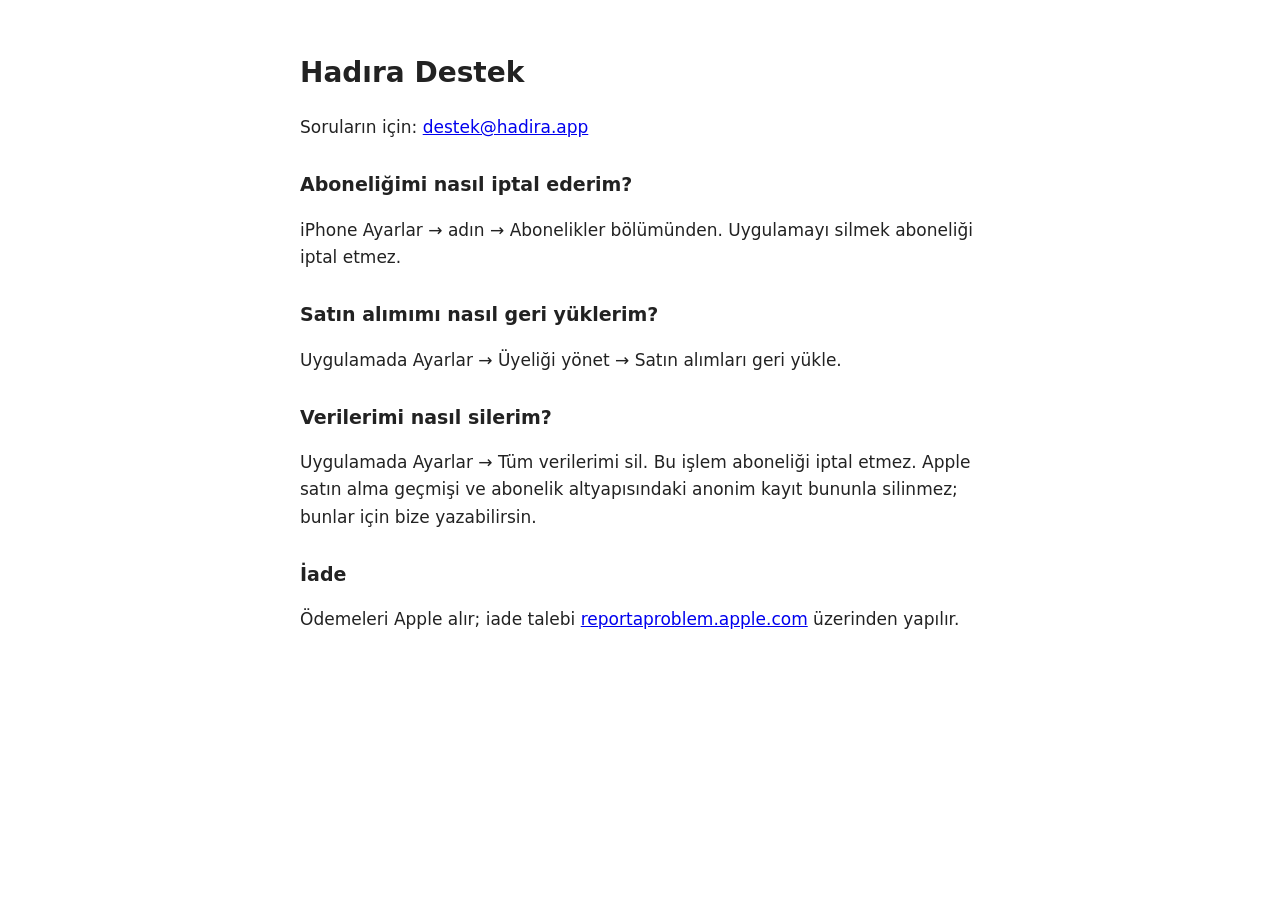
<file: destek.html>
<!doctype html>
<html lang="tr"><head><meta charset="utf-8"><meta name="viewport" content="width=device-width, initial-scale=1">
<title>Hadıra Destek · Hadıra</title>
<style>body{font:17px/1.6 system-ui,sans-serif;max-width:680px;margin:0 auto;padding:32px 20px;color:#222}h1{font-size:28px}h2{font-size:19px;margin-top:28px}.draft{background:#fde8e8;color:#8a1c1c;padding:12px;border-radius:8px}small{color:#666}</style>
</head><body><h1>Hadıra Destek</h1><p>Soruların için: <a href="mailto:destek@hadira.app">destek@hadira.app</a></p>
<h2>Aboneliğimi nasıl iptal ederim?</h2><p>iPhone Ayarlar → adın → Abonelikler bölümünden. Uygulamayı silmek aboneliği iptal etmez.</p>
<h2>Satın alımımı nasıl geri yüklerim?</h2><p>Uygulamada Ayarlar → Üyeliği yönet → Satın alımları geri yükle.</p>
<h2>Verilerimi nasıl silerim?</h2><p>Uygulamada Ayarlar → Tüm verilerimi sil. Bu işlem aboneliği iptal etmez. Apple satın alma geçmişi ve abonelik altyapısındaki anonim kayıt bununla silinmez; bunlar için bize yazabilirsin.</p>
<h2>İade</h2><p>Ödemeleri Apple alır; iade talebi <a href="https://reportaproblem.apple.com">reportaproblem.apple.com</a> üzerinden yapılır.</p></body></html>
</file>
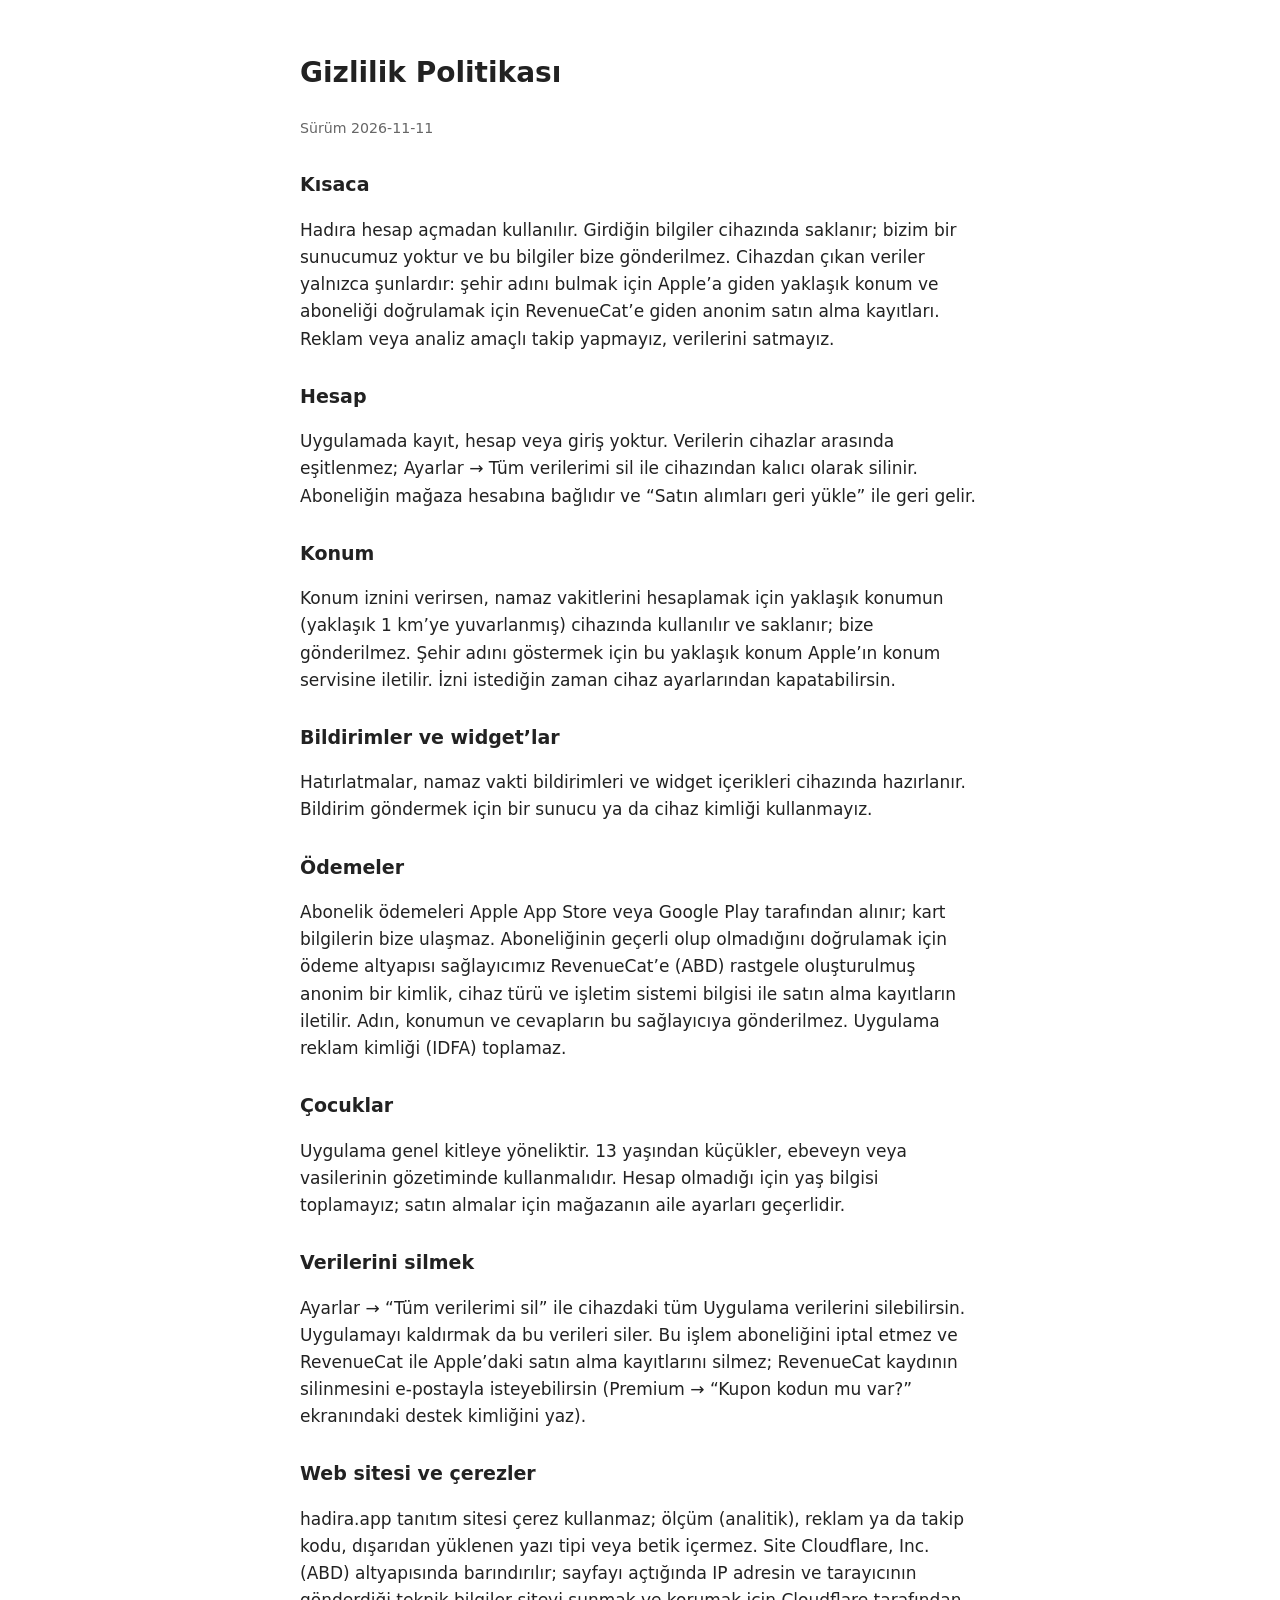
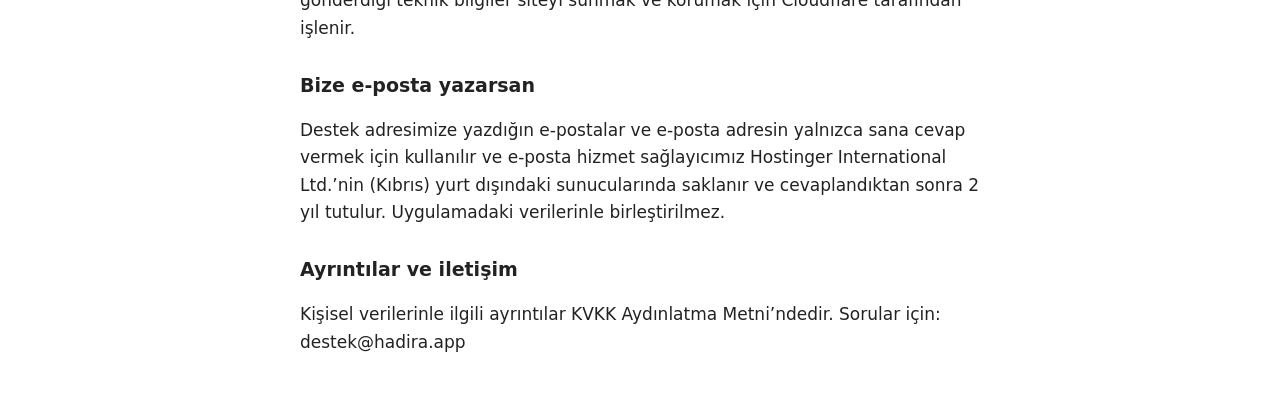
<file: gizlilik.html>
<!doctype html>
<html lang="tr"><head><meta charset="utf-8"><meta name="viewport" content="width=device-width, initial-scale=1">
<title>Gizlilik Politikası · Hadıra</title>
<style>body{font:17px/1.6 system-ui,sans-serif;max-width:680px;margin:0 auto;padding:32px 20px;color:#222}h1{font-size:28px}h2{font-size:19px;margin-top:28px}.draft{background:#fde8e8;color:#8a1c1c;padding:12px;border-radius:8px}small{color:#666}</style>
</head><body><h1>Gizlilik Politikası</h1><small>Sürüm 2026-11-11</small><h2>Kısaca</h2><p>Hadıra hesap açmadan kullanılır. Girdiğin bilgiler cihazında saklanır; bizim bir sunucumuz yoktur ve bu bilgiler bize gönderilmez. Cihazdan çıkan veriler yalnızca şunlardır: şehir adını bulmak için Apple’a giden yaklaşık konum ve aboneliği doğrulamak için RevenueCat’e giden anonim satın alma kayıtları. Reklam veya analiz amaçlı takip yapmayız, verilerini satmayız.</p><h2>Hesap</h2><p>Uygulamada kayıt, hesap veya giriş yoktur. Verilerin cihazlar arasında eşitlenmez; Ayarlar → Tüm verilerimi sil ile cihazından kalıcı olarak silinir. Aboneliğin mağaza hesabına bağlıdır ve “Satın alımları geri yükle” ile geri gelir.</p><h2>Konum</h2><p>Konum iznini verirsen, namaz vakitlerini hesaplamak için yaklaşık konumun (yaklaşık 1 km’ye yuvarlanmış) cihazında kullanılır ve saklanır; bize gönderilmez. Şehir adını göstermek için bu yaklaşık konum Apple’ın konum servisine iletilir. İzni istediğin zaman cihaz ayarlarından kapatabilirsin.</p><h2>Bildirimler ve widget’lar</h2><p>Hatırlatmalar, namaz vakti bildirimleri ve widget içerikleri cihazında hazırlanır. Bildirim göndermek için bir sunucu ya da cihaz kimliği kullanmayız.</p><h2>Ödemeler</h2><p>Abonelik ödemeleri Apple App Store veya Google Play tarafından alınır; kart bilgilerin bize ulaşmaz. Aboneliğinin geçerli olup olmadığını doğrulamak için ödeme altyapısı sağlayıcımız RevenueCat’e (ABD) rastgele oluşturulmuş anonim bir kimlik, cihaz türü ve işletim sistemi bilgisi ile satın alma kayıtların iletilir. Adın, konumun ve cevapların bu sağlayıcıya gönderilmez. Uygulama reklam kimliği (IDFA) toplamaz.</p><h2>Çocuklar</h2><p>Uygulama genel kitleye yöneliktir. 13 yaşından küçükler, ebeveyn veya vasilerinin gözetiminde kullanmalıdır. Hesap olmadığı için yaş bilgisi toplamayız; satın almalar için mağazanın aile ayarları geçerlidir.</p><h2>Verilerini silmek</h2><p>Ayarlar → “Tüm verilerimi sil” ile cihazdaki tüm Uygulama verilerini silebilirsin. Uygulamayı kaldırmak da bu verileri siler. Bu işlem aboneliğini iptal etmez ve RevenueCat ile Apple’daki satın alma kayıtlarını silmez; RevenueCat kaydının silinmesini e-postayla isteyebilirsin (Premium → “Kupon kodun mu var?” ekranındaki destek kimliğini yaz).</p><h2>Web sitesi ve çerezler</h2><p>hadira.app tanıtım sitesi çerez kullanmaz; ölçüm (analitik), reklam ya da takip kodu, dışarıdan yüklenen yazı tipi veya betik içermez. Site Cloudflare, Inc. (ABD) altyapısında barındırılır; sayfayı açtığında IP adresin ve tarayıcının gönderdiği teknik bilgiler siteyi sunmak ve korumak için Cloudflare tarafından işlenir.</p><h2>Bize e-posta yazarsan</h2><p>Destek adresimize yazdığın e-postalar ve e-posta adresin yalnızca sana cevap vermek için kullanılır ve e-posta hizmet sağlayıcımız Hostinger International Ltd.’nin (Kıbrıs) yurt dışındaki sunucularında saklanır ve cevaplandıktan sonra 2 yıl tutulur. Uygulamadaki verilerinle birleştirilmez.</p><h2>Ayrıntılar ve iletişim</h2><p>Kişisel verilerinle ilgili ayrıntılar KVKK Aydınlatma Metni’ndedir. Sorular için: destek@hadira.app</p></body></html>
</file>
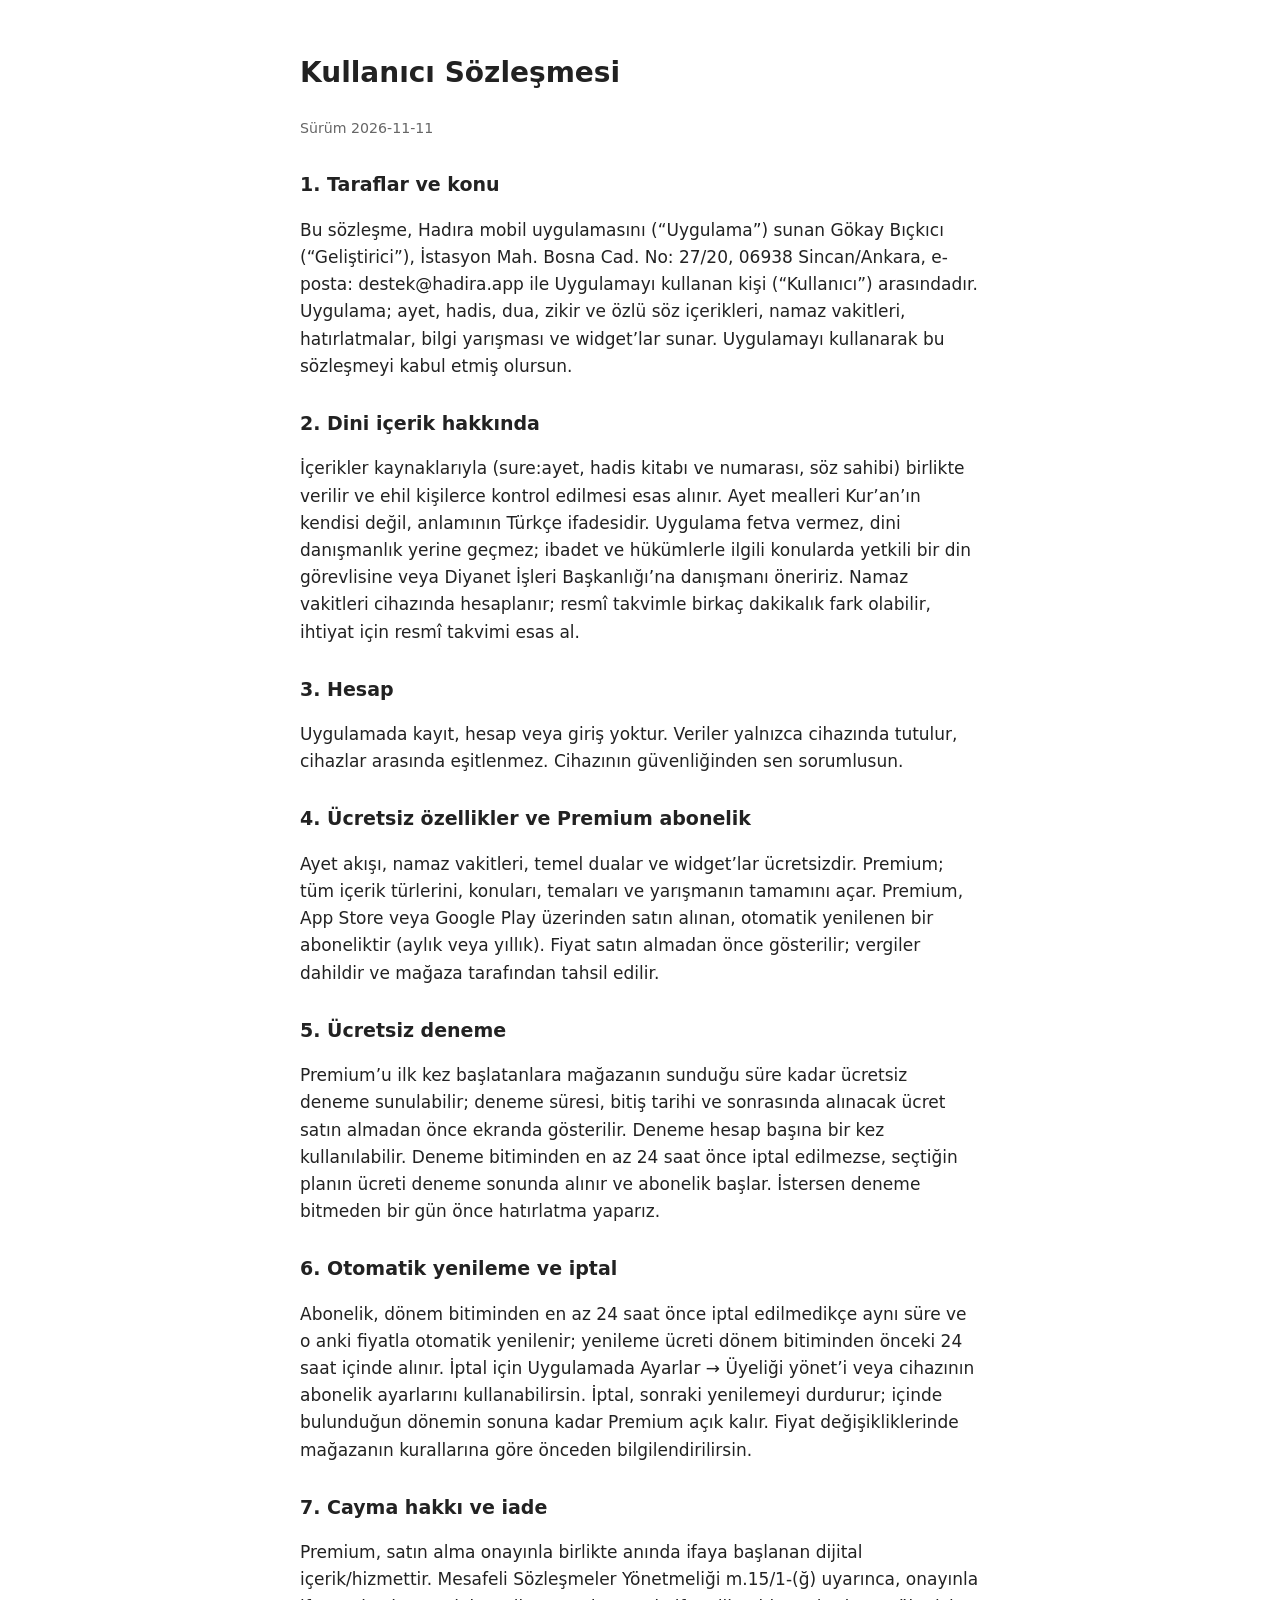
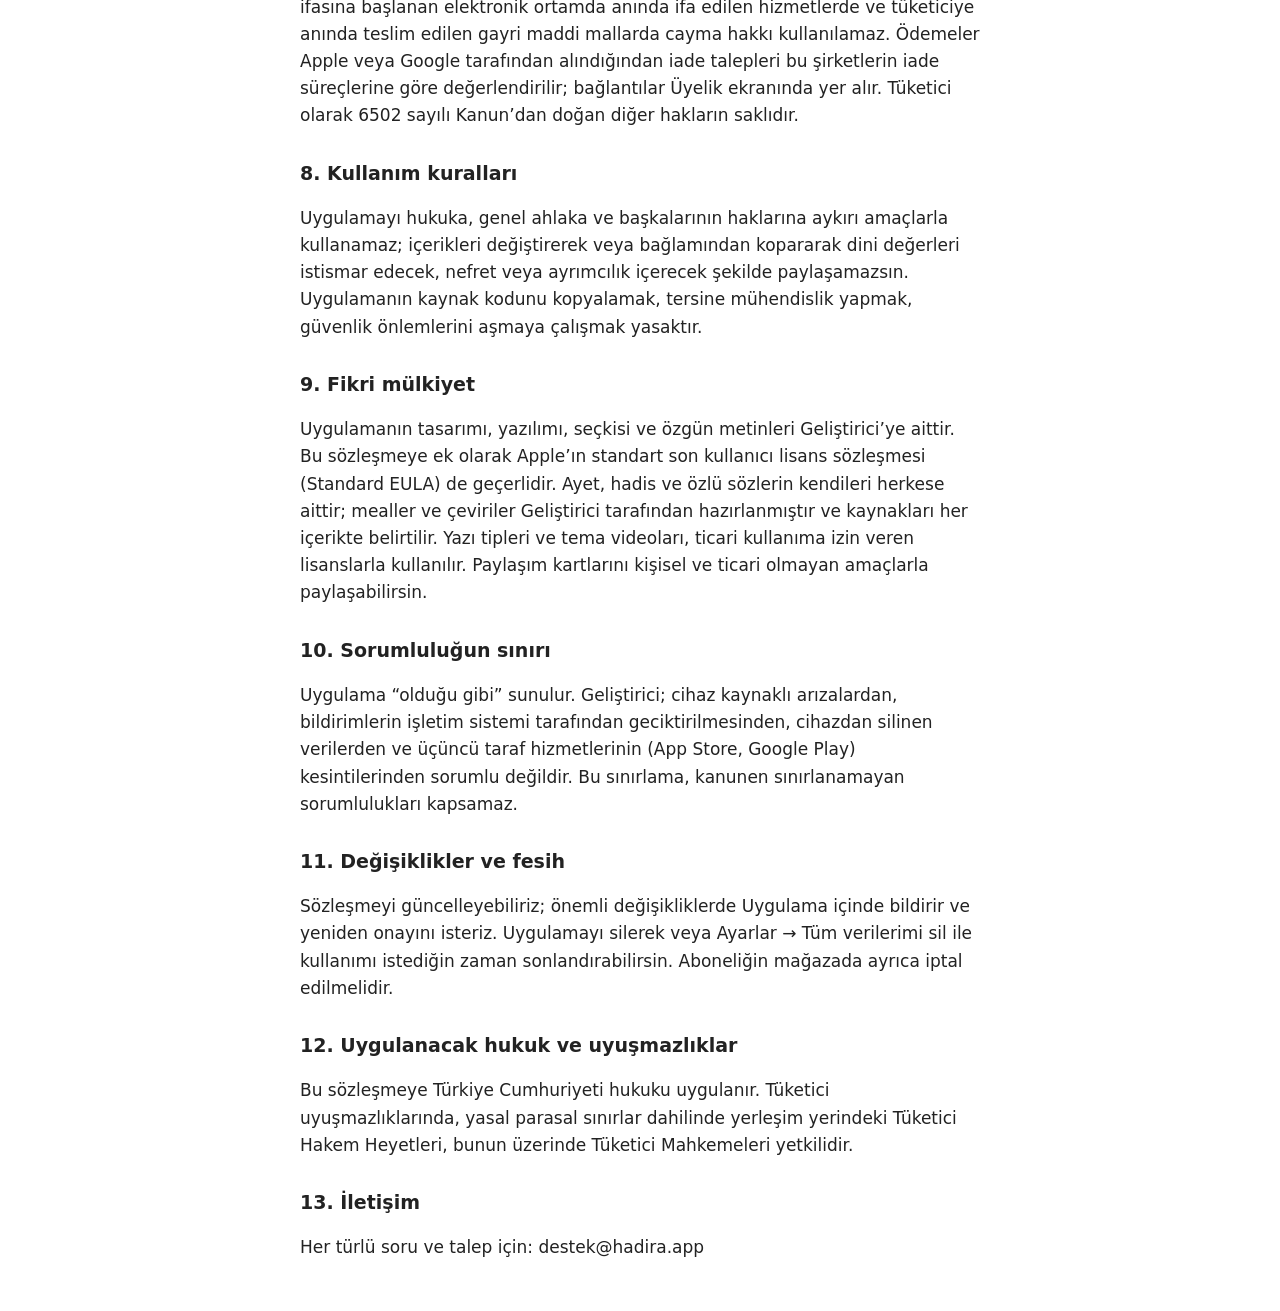
<file: kullanim-kosullari.html>
<!doctype html>
<html lang="tr"><head><meta charset="utf-8"><meta name="viewport" content="width=device-width, initial-scale=1">
<title>Kullanıcı Sözleşmesi · Hadıra</title>
<style>body{font:17px/1.6 system-ui,sans-serif;max-width:680px;margin:0 auto;padding:32px 20px;color:#222}h1{font-size:28px}h2{font-size:19px;margin-top:28px}.draft{background:#fde8e8;color:#8a1c1c;padding:12px;border-radius:8px}small{color:#666}</style>
</head><body><h1>Kullanıcı Sözleşmesi</h1><small>Sürüm 2026-11-11</small><h2>1. Taraflar ve konu</h2><p>Bu sözleşme, Hadıra mobil uygulamasını (“Uygulama”) sunan Gökay Bıçkıcı (“Geliştirici”), İstasyon Mah. Bosna Cad. No: 27/20, 06938 Sincan/Ankara, e-posta: destek@hadira.app ile Uygulamayı kullanan kişi (“Kullanıcı”) arasındadır. Uygulama; ayet, hadis, dua, zikir ve özlü söz içerikleri, namaz vakitleri, hatırlatmalar, bilgi yarışması ve widget’lar sunar. Uygulamayı kullanarak bu sözleşmeyi kabul etmiş olursun.</p><h2>2. Dini içerik hakkında</h2><p>İçerikler kaynaklarıyla (sure:ayet, hadis kitabı ve numarası, söz sahibi) birlikte verilir ve ehil kişilerce kontrol edilmesi esas alınır. Ayet mealleri Kur’an’ın kendisi değil, anlamının Türkçe ifadesidir. Uygulama fetva vermez, dini danışmanlık yerine geçmez; ibadet ve hükümlerle ilgili konularda yetkili bir din görevlisine veya Diyanet İşleri Başkanlığı’na danışmanı öneririz. Namaz vakitleri cihazında hesaplanır; resmî takvimle birkaç dakikalık fark olabilir, ihtiyat için resmî takvimi esas al.</p><h2>3. Hesap</h2><p>Uygulamada kayıt, hesap veya giriş yoktur. Veriler yalnızca cihazında tutulur, cihazlar arasında eşitlenmez. Cihazının güvenliğinden sen sorumlusun.</p><h2>4. Ücretsiz özellikler ve Premium abonelik</h2><p>Ayet akışı, namaz vakitleri, temel dualar ve widget’lar ücretsizdir. Premium; tüm içerik türlerini, konuları, temaları ve yarışmanın tamamını açar. Premium, App Store veya Google Play üzerinden satın alınan, otomatik yenilenen bir aboneliktir (aylık veya yıllık). Fiyat satın almadan önce gösterilir; vergiler dahildir ve mağaza tarafından tahsil edilir.</p><h2>5. Ücretsiz deneme</h2><p>Premium’u ilk kez başlatanlara mağazanın sunduğu süre kadar ücretsiz deneme sunulabilir; deneme süresi, bitiş tarihi ve sonrasında alınacak ücret satın almadan önce ekranda gösterilir. Deneme hesap başına bir kez kullanılabilir. Deneme bitiminden en az 24 saat önce iptal edilmezse, seçtiğin planın ücreti deneme sonunda alınır ve abonelik başlar. İstersen deneme bitmeden bir gün önce hatırlatma yaparız.</p><h2>6. Otomatik yenileme ve iptal</h2><p>Abonelik, dönem bitiminden en az 24 saat önce iptal edilmedikçe aynı süre ve o anki fiyatla otomatik yenilenir; yenileme ücreti dönem bitiminden önceki 24 saat içinde alınır. İptal için Uygulamada Ayarlar → Üyeliği yönet’i veya cihazının abonelik ayarlarını kullanabilirsin. İptal, sonraki yenilemeyi durdurur; içinde bulunduğun dönemin sonuna kadar Premium açık kalır. Fiyat değişikliklerinde mağazanın kurallarına göre önceden bilgilendirilirsin.</p><h2>7. Cayma hakkı ve iade</h2><p>Premium, satın alma onayınla birlikte anında ifaya başlanan dijital içerik/hizmettir. Mesafeli Sözleşmeler Yönetmeliği m.15/1-(ğ) uyarınca, onayınla ifasına başlanan elektronik ortamda anında ifa edilen hizmetlerde ve tüketiciye anında teslim edilen gayri maddi mallarda cayma hakkı kullanılamaz. Ödemeler Apple veya Google tarafından alındığından iade talepleri bu şirketlerin iade süreçlerine göre değerlendirilir; bağlantılar Üyelik ekranında yer alır. Tüketici olarak 6502 sayılı Kanun’dan doğan diğer hakların saklıdır.</p><h2>8. Kullanım kuralları</h2><p>Uygulamayı hukuka, genel ahlaka ve başkalarının haklarına aykırı amaçlarla kullanamaz; içerikleri değiştirerek veya bağlamından kopararak dini değerleri istismar edecek, nefret veya ayrımcılık içerecek şekilde paylaşamazsın. Uygulamanın kaynak kodunu kopyalamak, tersine mühendislik yapmak, güvenlik önlemlerini aşmaya çalışmak yasaktır.</p><h2>9. Fikri mülkiyet</h2><p>Uygulamanın tasarımı, yazılımı, seçkisi ve özgün metinleri Geliştirici’ye aittir. Bu sözleşmeye ek olarak Apple’ın standart son kullanıcı lisans sözleşmesi (Standard EULA) de geçerlidir. Ayet, hadis ve özlü sözlerin kendileri herkese aittir; mealler ve çeviriler Geliştirici tarafından hazırlanmıştır ve kaynakları her içerikte belirtilir. Yazı tipleri ve tema videoları, ticari kullanıma izin veren lisanslarla kullanılır. Paylaşım kartlarını kişisel ve ticari olmayan amaçlarla paylaşabilirsin.</p><h2>10. Sorumluluğun sınırı</h2><p>Uygulama “olduğu gibi” sunulur. Geliştirici; cihaz kaynaklı arızalardan, bildirimlerin işletim sistemi tarafından geciktirilmesinden, cihazdan silinen verilerden ve üçüncü taraf hizmetlerinin (App Store, Google Play) kesintilerinden sorumlu değildir. Bu sınırlama, kanunen sınırlanamayan sorumlulukları kapsamaz.</p><h2>11. Değişiklikler ve fesih</h2><p>Sözleşmeyi güncelleyebiliriz; önemli değişikliklerde Uygulama içinde bildirir ve yeniden onayını isteriz. Uygulamayı silerek veya Ayarlar → Tüm verilerimi sil ile kullanımı istediğin zaman sonlandırabilirsin. Aboneliğin mağazada ayrıca iptal edilmelidir.</p><h2>12. Uygulanacak hukuk ve uyuşmazlıklar</h2><p>Bu sözleşmeye Türkiye Cumhuriyeti hukuku uygulanır. Tüketici uyuşmazlıklarında, yasal parasal sınırlar dahilinde yerleşim yerindeki Tüketici Hakem Heyetleri, bunun üzerinde Tüketici Mahkemeleri yetkilidir.</p><h2>13. İletişim</h2><p>Her türlü soru ve talep için: destek@hadira.app</p></body></html>
</file>
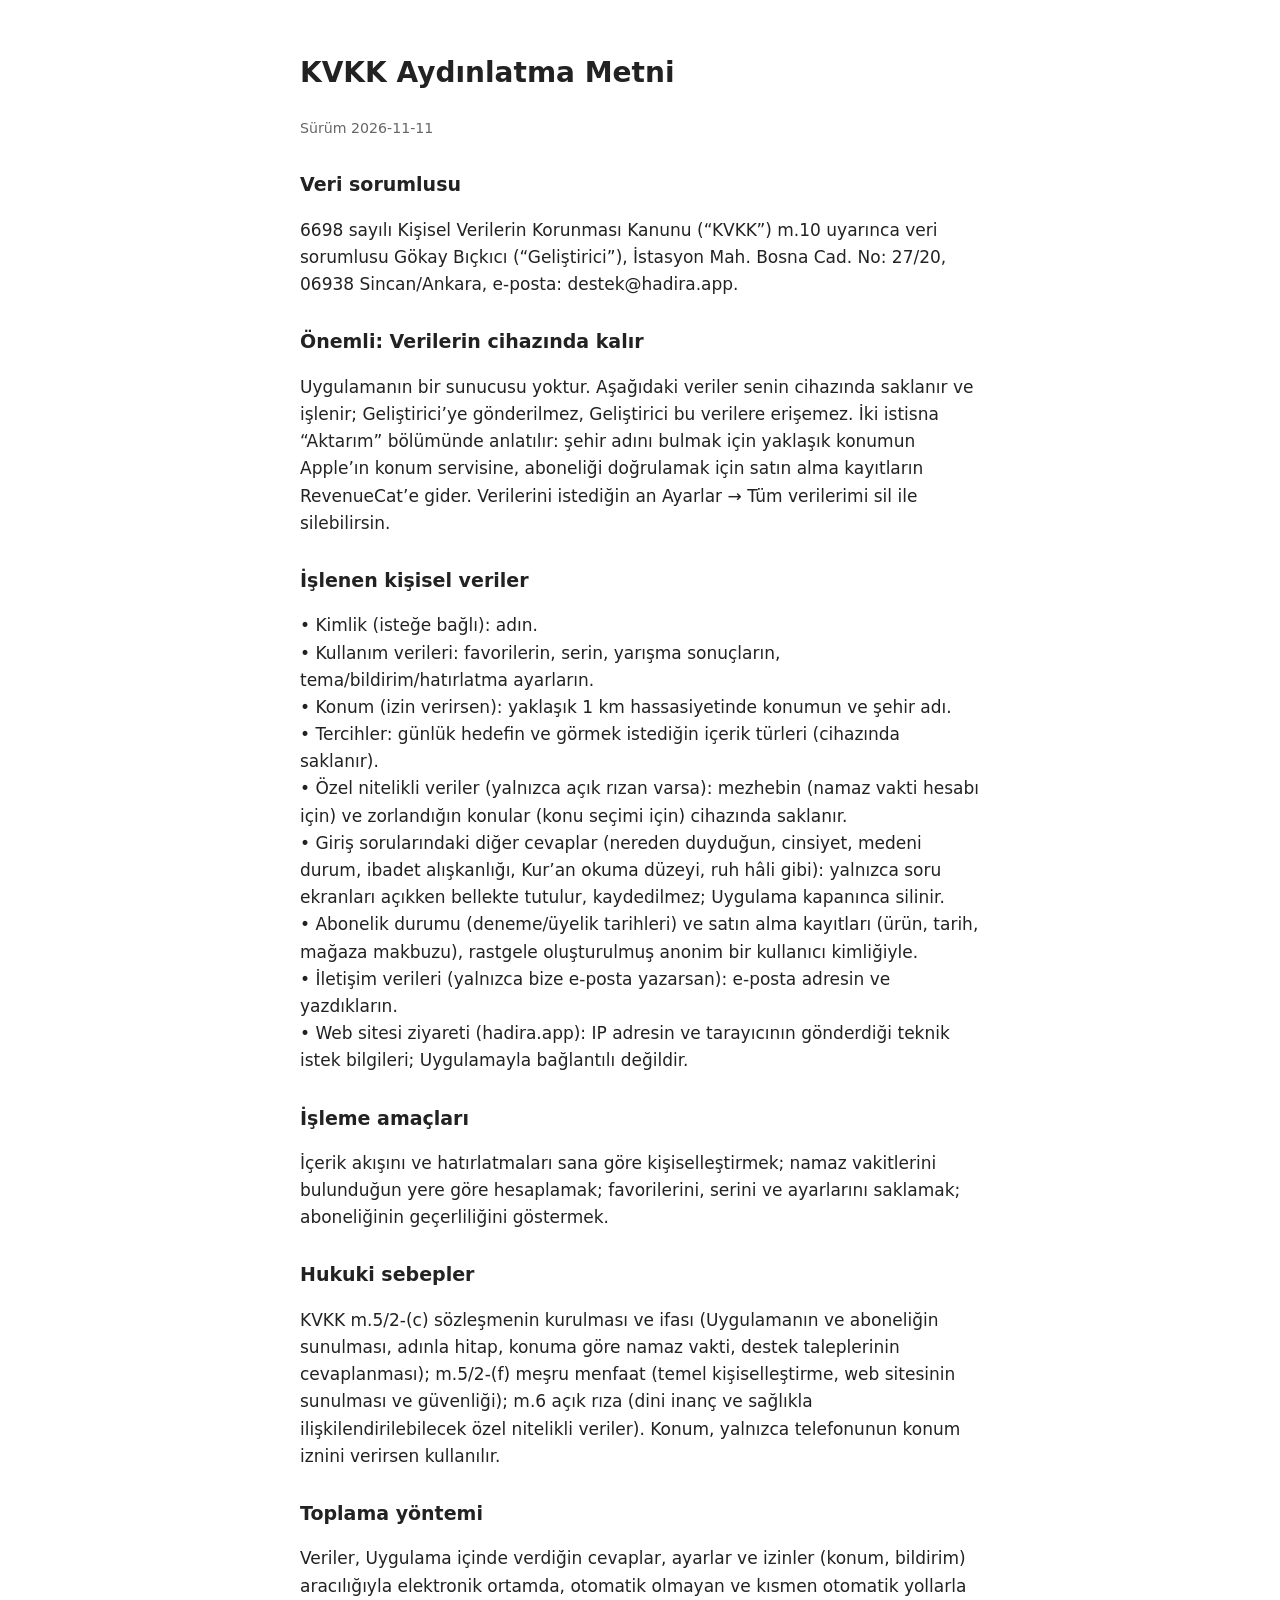
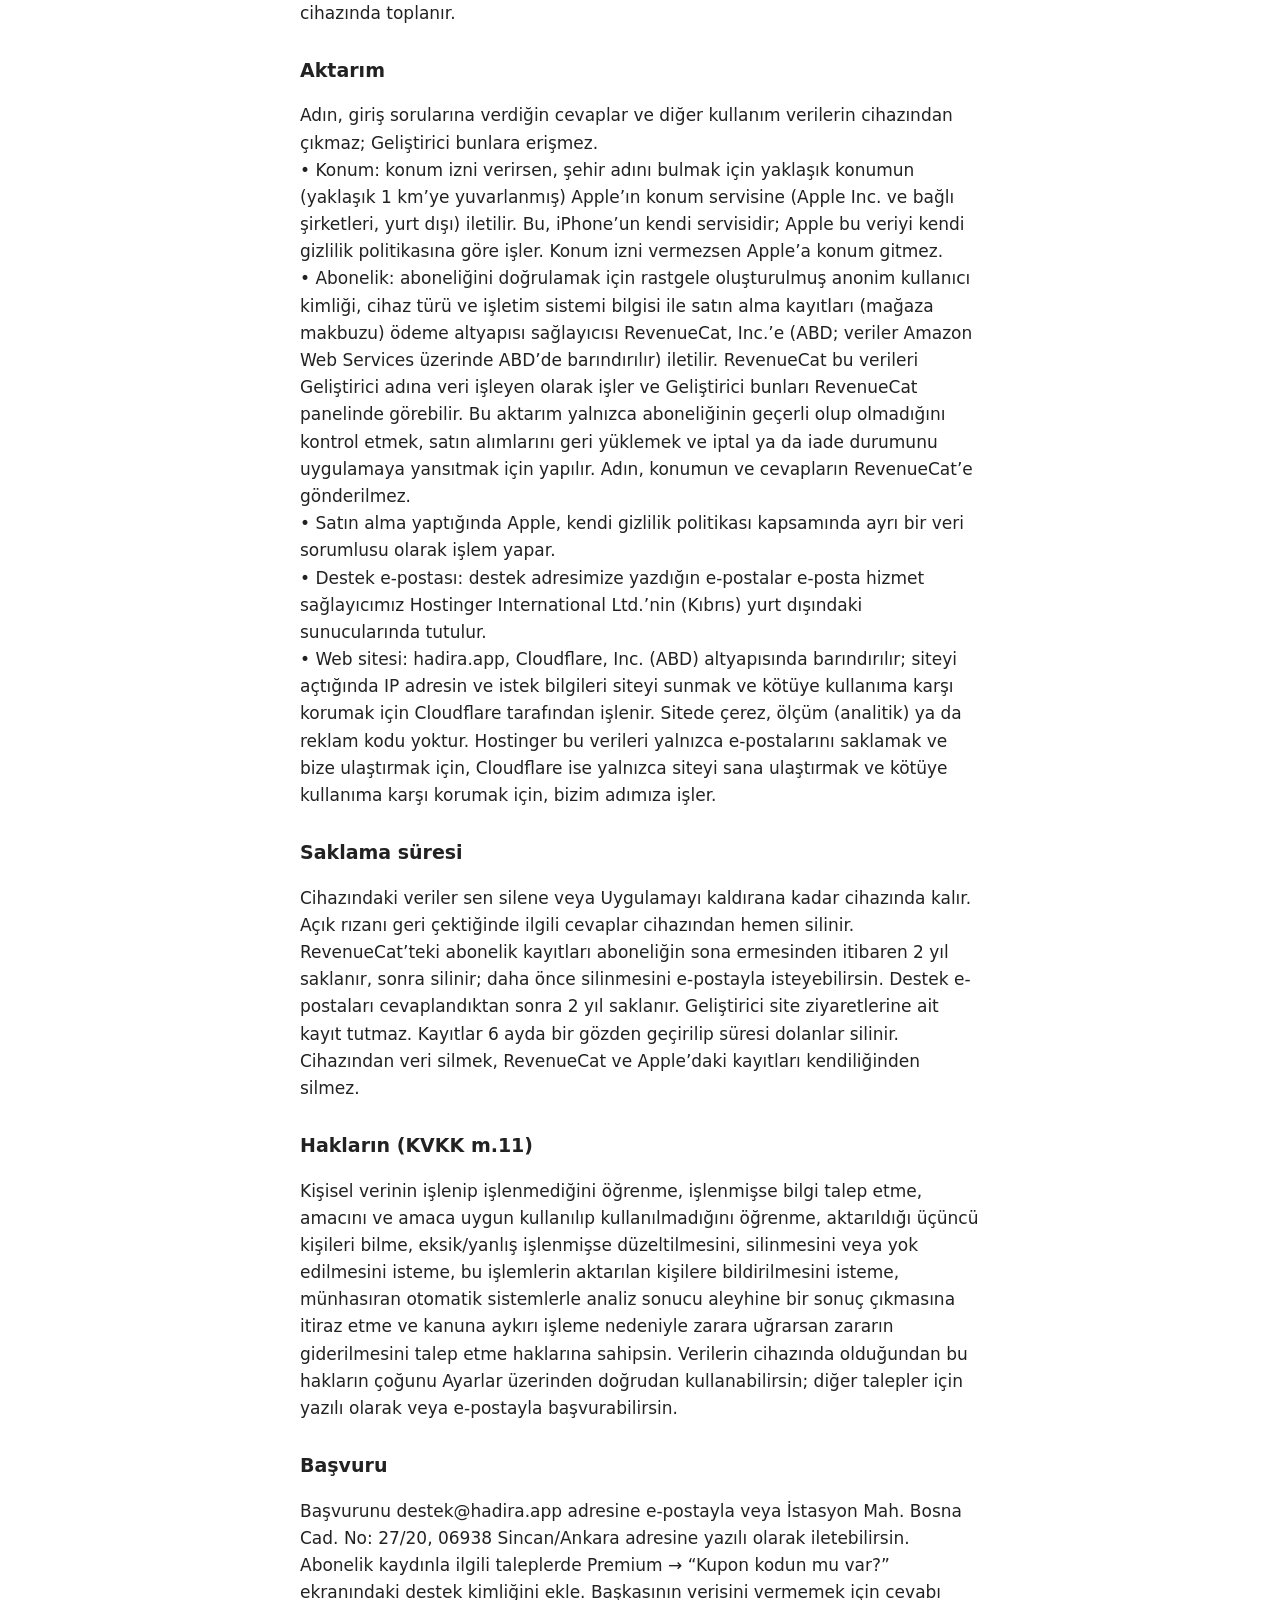
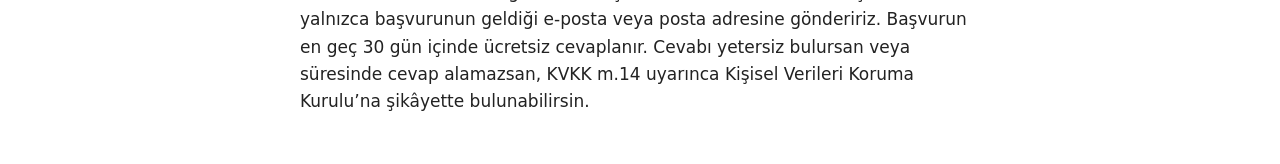
<file: kvkk.html>
<!doctype html>
<html lang="tr"><head><meta charset="utf-8"><meta name="viewport" content="width=device-width, initial-scale=1">
<title>KVKK Aydınlatma Metni · Hadıra</title>
<style>body{font:17px/1.6 system-ui,sans-serif;max-width:680px;margin:0 auto;padding:32px 20px;color:#222}h1{font-size:28px}h2{font-size:19px;margin-top:28px}.draft{background:#fde8e8;color:#8a1c1c;padding:12px;border-radius:8px}small{color:#666}</style>
</head><body><h1>KVKK Aydınlatma Metni</h1><small>Sürüm 2026-11-11</small><h2>Veri sorumlusu</h2><p>6698 sayılı Kişisel Verilerin Korunması Kanunu (“KVKK”) m.10 uyarınca veri sorumlusu Gökay Bıçkıcı (“Geliştirici”), İstasyon Mah. Bosna Cad. No: 27/20, 06938 Sincan/Ankara, e-posta: destek@hadira.app.</p><h2>Önemli: Verilerin cihazında kalır</h2><p>Uygulamanın bir sunucusu yoktur. Aşağıdaki veriler senin cihazında saklanır ve işlenir; Geliştirici’ye gönderilmez, Geliştirici bu verilere erişemez. İki istisna “Aktarım” bölümünde anlatılır: şehir adını bulmak için yaklaşık konumun Apple’ın konum servisine, aboneliği doğrulamak için satın alma kayıtların RevenueCat’e gider. Verilerini istediğin an Ayarlar → Tüm verilerimi sil ile silebilirsin.</p><h2>İşlenen kişisel veriler</h2><p>• Kimlik (isteğe bağlı): adın.<br>• Kullanım verileri: favorilerin, serin, yarışma sonuçların, tema/bildirim/hatırlatma ayarların.<br>• Konum (izin verirsen): yaklaşık 1 km hassasiyetinde konumun ve şehir adı.<br>• Tercihler: günlük hedefin ve görmek istediğin içerik türleri (cihazında saklanır).<br>• Özel nitelikli veriler (yalnızca açık rızan varsa): mezhebin (namaz vakti hesabı için) ve zorlandığın konular (konu seçimi için) cihazında saklanır.<br>• Giriş sorularındaki diğer cevaplar (nereden duyduğun, cinsiyet, medeni durum, ibadet alışkanlığı, Kur’an okuma düzeyi, ruh hâli gibi): yalnızca soru ekranları açıkken bellekte tutulur, kaydedilmez; Uygulama kapanınca silinir.<br>• Abonelik durumu (deneme/üyelik tarihleri) ve satın alma kayıtları (ürün, tarih, mağaza makbuzu), rastgele oluşturulmuş anonim bir kullanıcı kimliğiyle.<br>• İletişim verileri (yalnızca bize e-posta yazarsan): e-posta adresin ve yazdıkların.<br>• Web sitesi ziyareti (hadira.app): IP adresin ve tarayıcının gönderdiği teknik istek bilgileri; Uygulamayla bağlantılı değildir.</p><h2>İşleme amaçları</h2><p>İçerik akışını ve hatırlatmaları sana göre kişiselleştirmek; namaz vakitlerini bulunduğun yere göre hesaplamak; favorilerini, serini ve ayarlarını saklamak; aboneliğinin geçerliliğini göstermek.</p><h2>Hukuki sebepler</h2><p>KVKK m.5/2-(c) sözleşmenin kurulması ve ifası (Uygulamanın ve aboneliğin sunulması, adınla hitap, konuma göre namaz vakti, destek taleplerinin cevaplanması); m.5/2-(f) meşru menfaat (temel kişiselleştirme, web sitesinin sunulması ve güvenliği); m.6 açık rıza (dini inanç ve sağlıkla ilişkilendirilebilecek özel nitelikli veriler). Konum, yalnızca telefonunun konum iznini verirsen kullanılır.</p><h2>Toplama yöntemi</h2><p>Veriler, Uygulama içinde verdiğin cevaplar, ayarlar ve izinler (konum, bildirim) aracılığıyla elektronik ortamda, otomatik olmayan ve kısmen otomatik yollarla cihazında toplanır.</p><h2>Aktarım</h2><p>Adın, giriş sorularına verdiğin cevaplar ve diğer kullanım verilerin cihazından çıkmaz; Geliştirici bunlara erişmez.<br>• Konum: konum izni verirsen, şehir adını bulmak için yaklaşık konumun (yaklaşık 1 km’ye yuvarlanmış) Apple’ın konum servisine (Apple Inc. ve bağlı şirketleri, yurt dışı) iletilir. Bu, iPhone’un kendi servisidir; Apple bu veriyi kendi gizlilik politikasına göre işler. Konum izni vermezsen Apple’a konum gitmez.<br>• Abonelik: aboneliğini doğrulamak için rastgele oluşturulmuş anonim kullanıcı kimliği, cihaz türü ve işletim sistemi bilgisi ile satın alma kayıtları (mağaza makbuzu) ödeme altyapısı sağlayıcısı RevenueCat, Inc.’e (ABD; veriler Amazon Web Services üzerinde ABD’de barındırılır) iletilir. RevenueCat bu verileri Geliştirici adına veri işleyen olarak işler ve Geliştirici bunları RevenueCat panelinde görebilir. Bu aktarım yalnızca aboneliğinin geçerli olup olmadığını kontrol etmek, satın alımlarını geri yüklemek ve iptal ya da iade durumunu uygulamaya yansıtmak için yapılır. Adın, konumun ve cevapların RevenueCat’e gönderilmez.<br>• Satın alma yaptığında Apple, kendi gizlilik politikası kapsamında ayrı bir veri sorumlusu olarak işlem yapar.<br>• Destek e-postası: destek adresimize yazdığın e-postalar e-posta hizmet sağlayıcımız Hostinger International Ltd.’nin (Kıbrıs) yurt dışındaki sunucularında tutulur.<br>• Web sitesi: hadira.app, Cloudflare, Inc. (ABD) altyapısında barındırılır; siteyi açtığında IP adresin ve istek bilgileri siteyi sunmak ve kötüye kullanıma karşı korumak için Cloudflare tarafından işlenir. Sitede çerez, ölçüm (analitik) ya da reklam kodu yoktur. Hostinger bu verileri yalnızca e-postalarını saklamak ve bize ulaştırmak için, Cloudflare ise yalnızca siteyi sana ulaştırmak ve kötüye kullanıma karşı korumak için, bizim adımıza işler.</p><h2>Saklama süresi</h2><p>Cihazındaki veriler sen silene veya Uygulamayı kaldırana kadar cihazında kalır. Açık rızanı geri çektiğinde ilgili cevaplar cihazından hemen silinir. RevenueCat’teki abonelik kayıtları aboneliğin sona ermesinden itibaren 2 yıl saklanır, sonra silinir; daha önce silinmesini e-postayla isteyebilirsin. Destek e-postaları cevaplandıktan sonra 2 yıl saklanır. Geliştirici site ziyaretlerine ait kayıt tutmaz. Kayıtlar 6 ayda bir gözden geçirilip süresi dolanlar silinir. Cihazından veri silmek, RevenueCat ve Apple’daki kayıtları kendiliğinden silmez.</p><h2>Hakların (KVKK m.11)</h2><p>Kişisel verinin işlenip işlenmediğini öğrenme, işlenmişse bilgi talep etme, amacını ve amaca uygun kullanılıp kullanılmadığını öğrenme, aktarıldığı üçüncü kişileri bilme, eksik/yanlış işlenmişse düzeltilmesini, silinmesini veya yok edilmesini isteme, bu işlemlerin aktarılan kişilere bildirilmesini isteme, münhasıran otomatik sistemlerle analiz sonucu aleyhine bir sonuç çıkmasına itiraz etme ve kanuna aykırı işleme nedeniyle zarara uğrarsan zararın giderilmesini talep etme haklarına sahipsin. Verilerin cihazında olduğundan bu hakların çoğunu Ayarlar üzerinden doğrudan kullanabilirsin; diğer talepler için yazılı olarak veya e-postayla başvurabilirsin.</p><h2>Başvuru</h2><p>Başvurunu destek@hadira.app adresine e-postayla veya İstasyon Mah. Bosna Cad. No: 27/20, 06938 Sincan/Ankara adresine yazılı olarak iletebilirsin. Abonelik kaydınla ilgili taleplerde Premium → “Kupon kodun mu var?” ekranındaki destek kimliğini ekle. Başkasının verisini vermemek için cevabı yalnızca başvurunun geldiği e-posta veya posta adresine göndeririz. Başvurun en geç 30 gün içinde ücretsiz cevaplanır. Cevabı yetersiz bulursan veya süresinde cevap alamazsan, KVKK m.14 uyarınca Kişisel Verileri Koruma Kurulu’na şikâyette bulunabilirsin.</p></body></html>
</file>
<file: styles.css>
/* Hadıra landing. Colours and type follow the app (tailwind.config.js, src/lib/tokens.ts,
   src/data/themes.ts): Fraunces + DM Sans, warm charcoal and gold. Light mode borrows the
   app's "Krem" theme. Fonts are self-hosted subsets (OFL, see assets/fonts).
   Phone screens use container queries: everything inside .phone is sized in cqw. */

@font-face { font-family: "Fraunces"; src: url("assets/fonts/Fraunces_600SemiBold.woff") format("woff"); font-weight: 600; font-style: normal; font-display: swap; }
@font-face { font-family: "Fraunces"; src: url("assets/fonts/Fraunces_400Regular_Italic.woff") format("woff"); font-weight: 400; font-style: italic; font-display: swap; }
@font-face { font-family: "DM Sans"; src: url("assets/fonts/DMSans_400Regular.woff") format("woff"); font-weight: 400; font-style: normal; font-display: swap; }
@font-face { font-family: "DM Sans"; src: url("assets/fonts/DMSans_500Medium.woff") format("woff"); font-weight: 500; font-style: normal; font-display: swap; }

:root {
  --paper: #F6F1E7;
  --paper-2: #ECE4D4;
  --card: #FFFCF6;
  --ink: #2A2622;
  --ink-2: #5E564C;
  --line: #D9CEBB;
  --gold: #E8B866;
  --gold-text: #8A5A17;
  --app-bg: #29292B;      /* the app's own ground */
  --app-fg: #F4ECDF;
  --app-muted: #A9A298;
  --app-option: #4A4238;
  --app-option-b: #5C5347;
  --stage-a: #9EB4D6; --stage-b: #D9C2B4; --stage-c: #F2C9A0;   /* "Seher" */
  --dark-band: #29292B;
  --dark-band-fg: #F4ECDF;
  --shadow-phone: 0 2px 4px rgb(20 18 16 / .25), 0 30px 60px -20px rgb(20 18 16 / .55);
  --serif: "Fraunces", "Iowan Old Style", Georgia, serif;
  --sans: "DM Sans", system-ui, -apple-system, "Segoe UI", sans-serif;
  color-scheme: light;
}
@media (prefers-color-scheme: dark) {
  :root {
    --paper: #1E1D1B;
    --paper-2: #262523;
    --card: #2F2E2C;
    --ink: #F4ECDF;
    --ink-2: #B3ACA2;
    --line: #45423E;
    --gold-text: #E8B866;
    --stage-a: #0B1026; --stage-b: #1C2A55; --stage-c: #5C3A12;   /* gece → kandil */
    --dark-band: #2B2A28;
    color-scheme: dark;
  }
}

*, *::before, *::after { box-sizing: border-box; }
html { -webkit-text-size-adjust: 100%; }
body {
  margin: 0; background: var(--paper); color: var(--ink);
  font: 400 1.0625rem/1.6 var(--sans);
  overflow-x: hidden;
}
svg { display: block; }
h1, h2, h3 { font-family: var(--serif); font-weight: 600; line-height: 1.05; letter-spacing: -0.03em; margin: 0; text-wrap: balance; }
p { margin: 0 0 1em; }
a { color: var(--gold-text); text-underline-offset: 3px; }
button { font: inherit; color: inherit; }
:focus-visible { outline: 3px solid var(--gold); outline-offset: 3px; border-radius: 4px; }

.wrap { width: 100%; max-width: 1180px; margin: 0 auto; padding: 0 20px; }
@media (min-width: 720px) { .wrap { padding: 0 36px; } }
.skip { position: absolute; left: 12px; top: -48px; background: var(--ink); color: var(--paper); padding: 8px 14px; z-index: 10; border-radius: 4px; }
.skip:focus { top: 12px; }

/* ---------- header ---------- */
.site-header { padding: 18px 0; }
.header-row { display: flex; align-items: center; justify-content: space-between; gap: 16px; }
.brand { display: inline-flex; align-items: center; gap: 10px; color: var(--ink); text-decoration: none; font: 600 1.375rem/1 var(--serif); letter-spacing: -0.02em; }
.brand-mark { width: 28px; height: 28px; }
.site-header { position: sticky; top: 0; z-index: 20; background: color-mix(in srgb, var(--paper) 86%, transparent); -webkit-backdrop-filter: blur(12px); backdrop-filter: blur(12px); transition: box-shadow .3s; }
.site-header.scrolled { box-shadow: 0 1px 0 var(--line); }

/* App Store button (own design, not Apple's badge; swap for the official badge once the app is live) */
.store-btn {
  display: inline-flex; align-items: center; gap: 12px; text-decoration: none;
  background: var(--ink); color: var(--paper); border-radius: 14px; padding: 11px 20px 11px 16px;
  font: 500 1.0625rem/1.1 var(--sans); letter-spacing: -0.01em;
  box-shadow: 0 1px 0 rgb(0 0 0 / .1), 0 12px 24px -12px rgb(20 18 16 / .5);
  transition: transform .2s, box-shadow .2s;
}
.store-btn svg { width: 26px; height: 26px; flex: none; }
.store-btn .store-txt { display: flex; flex-direction: column; gap: 3px; }
.store-btn small { font: 400 .75rem/1 var(--sans); opacity: .7; letter-spacing: .02em; }
.store-btn:hover { transform: translateY(-2px); box-shadow: 0 1px 0 rgb(0 0 0 / .1), 0 18px 30px -14px rgb(20 18 16 / .6); }
.store-btn:active { transform: translateY(0) scale(.98); }
.store-btn-sm { padding: 8px 14px 8px 11px; border-radius: 999px; font-size: .875rem; gap: 7px; box-shadow: none; }
.store-btn-sm svg { width: 18px; height: 18px; }
.store-btn-light { background: var(--gold); color: #1E1D1B; }
.store-btn[data-live] { background: #000; color: #fff; }
.text-link { color: var(--ink); font-weight: 500; text-decoration: none; border-bottom: 1.5px solid var(--gold); padding-bottom: 2px; }
.text-link span { display: inline-block; transition: transform .2s; }
.text-link:hover span { transform: translateX(4px); }

/* ---------- hero ---------- */
.hero-top { display: grid; gap: 18px; padding-top: 28px; padding-bottom: 40px; }
@media (min-width: 900px) { .hero-top { grid-template-columns: 1.35fr .65fr; align-items: end; gap: 56px; padding-top: 48px; padding-bottom: 56px; } }
.hero h1 { font-size: clamp(2.7rem, 8vw, 5.6rem); letter-spacing: -0.04em; }
.hero h1 em { font-style: italic; font-weight: 400; color: var(--gold-text); }
.lede { font-size: 1.125rem; color: var(--ink-2); max-width: 34ch; margin: 0; }
.hero-side { display: grid; gap: 22px; }
.hero-cta { display: flex; flex-wrap: wrap; align-items: center; gap: 14px 22px; }

/* ---------- gallery: real screens from the app ---------- */
.gallery { padding: 88px 0 72px; overflow: hidden; }
.gallery-head { display: grid; gap: 10px; margin-bottom: 36px; }
@media (min-width: 820px) { .gallery-head { grid-template-columns: 1fr auto; align-items: end; gap: 40px; } }
.gallery-head h2 { font-size: clamp(2.2rem, 5vw, 3.6rem); }
.gallery-head p { margin: 0; color: var(--ink-2); max-width: 36ch; }
.gallery-track {
  list-style: none; margin: 0; display: flex; gap: 28px;
  overflow-x: auto; scroll-snap-type: x mandatory; scrollbar-width: none; scroll-behavior: smooth;
  padding: 12px max(20px, calc((100vw - 1180px) / 2 + 36px)) 28px;
  scroll-padding-inline: max(20px, calc((100vw - 1180px) / 2 + 36px));
}
.gallery-track::-webkit-scrollbar { display: none; }
.gallery-track:focus-visible { outline-offset: -3px; }
.gallery-track li { flex: 0 0 auto; scroll-snap-align: start; }
.gallery-track figure { margin: 0; }
.gallery-track .phone { --w: 236px; }
@media (min-width: 900px) { .gallery-track .phone { --w: 256px; } }
.gallery-track figcaption { margin-top: 18px; max-width: 236px; font-size: .875rem; color: var(--ink-2); }
.gallery-track figcaption b { display: block; color: var(--ink); font: 600 1.125rem/1.2 var(--serif); margin-bottom: 2px; }
.screen-img { display: block; width: 100%; height: 100%; object-fit: cover; border-radius: 13.5cqw; background: var(--app-bg); }
/* app screenshots have no status bar: give them one so the island doesn't cover the app's header */
.shot-screen { height: 100%; border-radius: 13.5cqw; overflow: hidden; background: var(--top); display: flex; flex-direction: column; color: #F4ECDF; }
.shot-screen .sb { flex: none; height: 13cqw; display: flex; justify-content: space-between; align-items: center; padding: 0 9cqw; font: 500 4.4cqw/1 var(--sans); }
.shot-screen .screen-img { flex: 1; min-height: 0; height: auto; border-radius: 0; object-fit: cover; object-position: top; }
.gallery-track li:nth-child(even) { margin-top: 36px; }
.gallery-nav { display: flex; gap: 10px; justify-content: flex-end; }
.round-btn {
  width: 46px; height: 46px; border-radius: 50%; border: 0; cursor: pointer;
  display: grid; place-items: center; background: var(--card); color: var(--ink);
  box-shadow: inset 0 0 0 1px var(--line); transition: background .2s, transform .15s, opacity .2s;
}
.round-btn svg { width: 22px; height: 22px; }
.round-btn:hover { box-shadow: inset 0 0 0 1.5px var(--ink-2); }
.round-btn:active { transform: scale(.94); }
.round-btn:disabled { opacity: .35; cursor: default; }

/* the stage: a band of sky with three phones standing in it */
.stage {
  position: relative;
  background: linear-gradient(180deg, var(--stage-a) 0%, var(--stage-b) 55%, var(--stage-c) 100%);
  padding: 48px 0 0;
  overflow: hidden;
}
.stage::after { /* floor the phones stand on */
  content: ""; position: absolute; left: 0; right: 0; bottom: 0; height: 64px; background: var(--paper);
}
.stage-track {
  position: relative; z-index: 1;
  display: flex; align-items: flex-start; gap: 20px;
  overflow-x: auto; scroll-snap-type: x mandatory; scrollbar-width: none;
  padding: 0 calc(50vw - 120px) 0;
}
.stage-track::-webkit-scrollbar { display: none; }
.shot { margin: 0; flex: 0 0 240px; scroll-snap-align: center; }
.shot .phone { --w: 240px; }
.shot figcaption { margin-top: 18px; font-size: .875rem; color: var(--ink-2); padding: 0 4px 8px; position: relative; z-index: 1; }
.shot figcaption b { color: var(--ink); font-weight: 500; }
@media (min-width: 900px) {
  .stage { padding-top: 64px; }
  .stage::after { height: 120px; }
  .stage-track { justify-content: center; overflow: visible; padding: 0 36px; gap: 48px; }
  .shot { flex-basis: 262px; }
  .shot .phone { --w: 262px; }
  .shot:not(.shot-main) { margin-top: 72px; }
  .shot-main { flex-basis: 312px; }
  .shot-main .phone { --w: 312px; }
}
.stage-note { font-size: .8125rem; color: var(--ink-2); margin-top: 20px; margin-bottom: 0; }

/* ---------- phone frame ---------- */
.phone {
  --w: 280px;
  width: var(--w); max-width: 100%; aspect-ratio: 9 / 19.5;
  background: #141311; border-radius: calc(var(--w) * .16); padding: calc(var(--w) * .03);
  box-shadow: var(--shadow-phone), inset 0 0 0 1.5px #3A3734;
  position: relative; container-type: inline-size;
  will-change: transform;
}
.phone::before { /* island */
  content: ""; position: absolute; z-index: 3; top: calc(var(--w) * .055); left: 50%; transform: translateX(-50%);
  width: 30%; height: calc(var(--w) * .085); background: #050505; border-radius: 999px;
}
.screen {
  height: 100%; border-radius: 13.5cqw; overflow: hidden; position: relative;
  padding: 5cqw 7cqw 7cqw; display: flex; flex-direction: column;
  font-size: 5cqw; line-height: 1.3;
}
.status { display: flex; justify-content: space-between; align-items: center; font: 500 4.4cqw/1 var(--sans); padding: 1.4cqw 3cqw 0; }
.status-r { display: flex; gap: 1.2cqw; }
.status-r i { width: 1.6cqw; height: 1.6cqw; border-radius: 50%; background: currentColor; }
.pill { padding: 1.4cqw 3.2cqw; border-radius: 999px; background: rgb(255 255 255 / .16); font: 500 3.8cqw/1 var(--sans); }
.cat { font: 500 3.4cqw/1 var(--sans); letter-spacing: .16em; text-transform: uppercase; opacity: .75; }

/* lock screen */
.lock {
  color: #F4ECDF; align-items: center; padding-top: 16cqw;
  background:
    radial-gradient(.5cqw .5cqw at 22% 30%, #fff 98%, transparent),
    radial-gradient(.4cqw .4cqw at 70% 18%, #fff 98%, transparent),
    radial-gradient(.6cqw .6cqw at 84% 40%, #F4ECDF 98%, transparent),
    radial-gradient(.4cqw .4cqw at 12% 52%, #fff 98%, transparent),
    radial-gradient(.5cqw .5cqw at 58% 8%, #E8B866 98%, transparent),
    radial-gradient(120% 60% at 50% 110%, #5C3A12 0%, transparent 60%),
    linear-gradient(180deg, #0B1026 0%, #1C2A55 60%, #3B3F7A 100%);
}
.lock-date { font: 500 5cqw/1 var(--sans); opacity: .85; }
.lock-clock { font: 500 27cqw/1 var(--sans); letter-spacing: -0.04em; margin-top: 1cqw; font-variant-numeric: tabular-nums; }
.lock-widgets { display: flex; gap: 3cqw; margin-top: 6cqw; width: 100%; }
.lw-rect, .lw-circle { background: rgb(255 255 255 / .14); -webkit-backdrop-filter: blur(8px); backdrop-filter: blur(8px); }
.lw-rect { flex: 1; border-radius: 5cqw; padding: 3cqw 4cqw; display: flex; flex-direction: column; gap: 1cqw; }
.lw-k { font: 500 3.6cqw/1 var(--sans); opacity: .8; text-transform: uppercase; letter-spacing: .08em; }
.lw-v { font: 500 4cqw/1.1 var(--sans); }
.lw-v b { font: 600 7cqw/1 var(--serif); margin-right: 1cqw; }
.lw-circle {
  width: 20cqw; height: 20cqw; border-radius: 50%; flex: none;
  display: grid; place-content: center; text-align: center; position: relative;
}
.lw-circle::before {
  content: ""; position: absolute; inset: 1.2cqw; border-radius: 50%;
  background: conic-gradient(#E8B866 calc(var(--p) * 360deg), rgb(255 255 255 / .2) 0);
  -webkit-mask: radial-gradient(farthest-side, transparent calc(100% - 1.4cqw), #000 calc(100% - 1.2cqw));
          mask: radial-gradient(farthest-side, transparent calc(100% - 1.4cqw), #000 calc(100% - 1.2cqw));
}
.lw-circle b { font: 600 6.5cqw/1 var(--serif); }
.lw-circle span { font-size: 3cqw; opacity: .8; }
.lock-bottom { margin-top: auto; width: 100%; display: flex; justify-content: space-between; }
.lock-bottom i { width: 12cqw; height: 12cqw; border-radius: 50%; background: rgb(255 255 255 / .14); }

/* feed */
.feed { color: #FFF6E6; }
@property --a { syntax: "<color>"; inherits: true; initial-value: #1B1712; }
@property --b { syntax: "<color>"; inherits: true; initial-value: #5A3F1C; }
@property --c { syntax: "<color>"; inherits: true; initial-value: #C88F3C; }
@property --tint { syntax: "<color>"; inherits: true; initial-value: #FFF6E6; }
.feed.live { background: linear-gradient(170deg, var(--a) 0%, var(--b) 55%, var(--c) 100%); transition: --a 1s ease, --b 1s ease, --c 1s ease, --tint 1s ease; }
.feed.live > *:not(.fx):not(.vbg) { position: relative; z-index: 1; }
/* video wallpapers (the app's video themes, small web cuts in assets/temalar) */
.vbg { position: absolute; inset: 0; z-index: 0; opacity: 0; transition: opacity .8s ease; border-radius: inherit; overflow: hidden; pointer-events: none; }
.vbg.on { opacity: 1; }
.vbg video { display: block; width: 100%; height: 100%; object-fit: cover; }
.vbg::after { content: ""; position: absolute; inset: 0; background: linear-gradient(180deg, rgb(0 0 0 / .3) 0%, rgb(0 0 0 / .18) 35%, rgb(0 0 0 / .32) 65%, rgb(0 0 0 / .55) 100%); }
.vbg.light::after { background: linear-gradient(180deg, rgb(255 250 240 / .15), rgb(255 250 240 / .5) 50%, rgb(255 250 240 / .25)); }
.theme-tag { text-align: center; margin-top: 3cqw; font: 500 3.4cqw/1 var(--sans); opacity: .85; }
.theme-tag span { display: inline-block; margin-left: 1.4cqw; padding: .9cqw 2cqw; border-radius: 999px; background: color-mix(in srgb, var(--tint) 22%, transparent); color: var(--tint); }
.theme-tag span:empty { display: none; }

/* ---------- live theme effects (same six kinds as the app's MotionLayer) ---------- */
.fx { position: absolute; inset: 0; z-index: 0; pointer-events: none; overflow: hidden; border-radius: inherit; transition: opacity .6s; }
.fx::before, .fx::after { content: ""; position: absolute; inset: 0; }
.fx[data-fx=""] { opacity: 0; }
/* yıldız: twinkling stars */
.fx[data-fx="yildiz"]::before, .fx[data-fx="yildiz"]::after {
  background-image:
    radial-gradient(.7cqw .7cqw at 12% 18%, var(--tint) 98%, transparent), radial-gradient(.5cqw .5cqw at 34% 9%, var(--tint) 98%, transparent),
    radial-gradient(.8cqw .8cqw at 71% 14%, var(--tint) 98%, transparent), radial-gradient(.5cqw .5cqw at 88% 31%, var(--tint) 98%, transparent),
    radial-gradient(.6cqw .6cqw at 22% 42%, var(--tint) 98%, transparent), radial-gradient(.5cqw .5cqw at 57% 27%, var(--tint) 98%, transparent);
  animation: fx-twinkle 3.2s ease-in-out infinite;
}
.fx[data-fx="yildiz"]::after {
  background-image:
    radial-gradient(.5cqw .5cqw at 8% 63%, var(--tint) 98%, transparent), radial-gradient(.7cqw .7cqw at 46% 55%, var(--tint) 98%, transparent),
    radial-gradient(.5cqw .5cqw at 79% 52%, var(--tint) 98%, transparent), radial-gradient(.6cqw .6cqw at 93% 8%, var(--tint) 98%, transparent),
    radial-gradient(.5cqw .5cqw at 64% 72%, var(--tint) 98%, transparent), radial-gradient(.4cqw .4cqw at 28% 80%, var(--tint) 98%, transparent);
  animation-delay: -1.6s;
}
@keyframes fx-twinkle { 0%, 100% { opacity: .25; } 50% { opacity: 1; } }
/* nur: a slow breathing light */
.fx[data-fx="nur"]::before { background: radial-gradient(55% 38% at 50% 38%, color-mix(in srgb, var(--tint) 55%, transparent), transparent 70%); animation: fx-breathe 5s ease-in-out infinite; }
.fx[data-fx="nur"]::after { background: radial-gradient(30% 20% at 50% 38%, color-mix(in srgb, var(--tint) 40%, transparent), transparent 70%); animation: fx-breathe 5s ease-in-out -2.5s infinite; }
@keyframes fx-breathe { 0%, 100% { opacity: .35; transform: scale(.92); } 50% { opacity: 1; transform: scale(1.08); } }
/* yağış: rain streaks */
.fx[data-fx="yagis"]::before, .fx[data-fx="yagis"]::after {
  inset: -30% -10%;
  background-image: linear-gradient(180deg, transparent 0 55%, color-mix(in srgb, var(--tint) 55%, transparent) 100%);
  background-size: 1.5px 9cqw; background-repeat: no-repeat;
  --g: linear-gradient(180deg, transparent 0 55%, color-mix(in srgb, var(--tint) 55%, transparent) 100%);
  background-image: var(--g), var(--g), var(--g), var(--g), var(--g), var(--g), var(--g), var(--g);
  background-position: 6% 10%, 19% 52%, 33% 24%, 47% 70%, 58% 6%, 69% 44%, 82% 18%, 94% 62%;
  transform: rotate(8deg); animation: fx-fall 1.1s linear infinite;
}
.fx[data-fx="yagis"]::after { background-position: 12% 34%, 26% 82%, 40% 4%, 52% 38%, 63% 90%, 76% 28%, 88% 76%, 99% 12%; animation-duration: 1.5s; opacity: .6; }
@keyframes fx-fall { from { translate: 0 -20%; } to { translate: 0 20%; } }
/* ışık: lights drifting upward */
.fx[data-fx="isik"]::before, .fx[data-fx="isik"]::after {
  inset: 0 0 -40%;
  background-image:
    radial-gradient(1.6cqw 1.6cqw at 14% 70%, var(--tint) 30%, transparent 100%), radial-gradient(1.2cqw 1.2cqw at 38% 40%, var(--tint) 30%, transparent 100%),
    radial-gradient(2cqw 2cqw at 62% 85%, var(--tint) 30%, transparent 100%), radial-gradient(1.3cqw 1.3cqw at 84% 55%, var(--tint) 30%, transparent 100%),
    radial-gradient(1cqw 1cqw at 50% 20%, var(--tint) 30%, transparent 100%);
  filter: blur(.4px); animation: fx-rise 9s linear infinite;
}
.fx[data-fx="isik"]::after { animation-duration: 13s; animation-delay: -6s; opacity: .7; transform: scaleX(-1); }
@keyframes fx-rise { 0% { translate: 0 0; opacity: 0; } 15%, 80% { opacity: 1; } 100% { translate: 0 -28%; opacity: 0; } }
/* dalga: waves along the bottom */
.fx[data-fx="dalga"]::before, .fx[data-fx="dalga"]::after {
  top: auto; height: 34%; left: -50%; right: -50%;
  background: radial-gradient(60% 34% at 50% 100%, color-mix(in srgb, var(--tint) 30%, transparent) 60%, transparent 62%) 0 100% / 32cqw 100% repeat-x;
  animation: fx-wave 6s linear infinite;
}
.fx[data-fx="dalga"]::after { height: 26%; opacity: .7; animation-duration: 9s; animation-direction: reverse; background-size: 44cqw 100%; }
@keyframes fx-wave { to { translate: 32cqw 0; } }
/* desen: a slowly turning tile pattern */
.fx[data-fx="desen"]::before {
  inset: -40%;
  background: repeating-conic-gradient(from 22.5deg, color-mix(in srgb, var(--tint) 14%, transparent) 0 12.5%, transparent 0 25%) 0 0 / 14cqw 14cqw;
  -webkit-mask: radial-gradient(closest-side, #000 40%, transparent);
          mask: radial-gradient(closest-side, #000 40%, transparent);
  animation: fx-turn 60s linear infinite;
}
@keyframes fx-turn { to { rotate: 360deg; } }
.theme-deniz { background: linear-gradient(170deg, #1B1712 0%, #5A3F1C 45%, #C88F3C 80%, #2A1F13 100%); }
.feed-top { display: flex; justify-content: space-between; align-items: center; margin-top: 7cqw; font: 500 4.4cqw/1 var(--sans); }
.feed-viewport { flex: 1; overflow: hidden; position: relative; margin: 4cqw 0; }
.feed-list { list-style: none; margin: 0; padding: 0; height: 100%; transition: transform .7s cubic-bezier(.6, .05, .25, 1); }
.feed-list li { height: 100%; display: flex; flex-direction: column; align-items: center; justify-content: center; text-align: center; gap: 5cqw; }
.feed-list p { margin: 0; font: 600 10cqw/1.15 var(--serif); letter-spacing: -0.015em; max-width: 80%; text-wrap: balance; }
.feed-list p.long { font-size: 7.6cqw; line-height: 1.2; max-width: 88%; }
.feed-list .src { font: italic 400 4cqw/1.3 var(--serif); opacity: .8; max-width: 80%; }
.feed-actions { display: flex; justify-content: center; gap: 6cqw; }
.icon-btn {
  width: 13cqw; height: 13cqw; min-width: 36px; min-height: 36px; border-radius: 50%;
  border: 0; background: rgb(255 255 255 / .14); display: grid; place-items: center; cursor: pointer;
  transition: transform .2s, background .2s;
}
.icon-btn svg { width: 55%; height: 55%; }
.icon-btn[data-fav] svg path { fill: none; stroke: currentColor; stroke-width: 2; }
.icon-btn[data-fav][aria-pressed="true"] { background: rgb(232 184 102 / .25); }
.icon-btn[data-fav][aria-pressed="true"] svg path { fill: #E8B866; stroke: #E8B866; }
.icon-btn:hover { background: rgb(255 255 255 / .24); }
.icon-btn:active { transform: scale(.92); }
.feed-dots { display: flex; justify-content: center; gap: 1.6cqw; margin-top: 4cqw; }
.feed-dots i { width: 1.6cqw; height: 1.6cqw; border-radius: 999px; background: rgb(255 246 230 / .35); transition: width .3s, background .3s; }
.feed-dots i.on { width: 5cqw; background: #FFF6E6; }

/* prayer times */
.times { background: var(--app-bg); color: var(--app-fg); }
.times-head { margin-top: 9cqw; display: flex; flex-direction: column; gap: 1.5cqw; }
.times-city { font: 600 8cqw/1 var(--serif); letter-spacing: -0.02em; }
.times-left { font-size: 4.2cqw; color: var(--app-muted); }
.times-left b { color: var(--gold); font-weight: 500; }
.times-list { list-style: none; margin: 5cqw -2cqw 0; padding: 0; display: flex; flex-direction: column; gap: 1.5cqw; }
.times-list li {
  display: grid; grid-template-columns: 1fr auto auto; align-items: center; gap: 3cqw;
  padding: 2.6cqw 3cqw; border-radius: 4cqw; transition: background .4s;
}
.times-list li span { font: 500 4.6cqw/1 var(--sans); }
.times-list li b { font: 600 5.6cqw/1 var(--serif); font-variant-numeric: tabular-nums lining-nums; }
.times-list li.is-past { opacity: .5; }
.times-list li.is-next { background: var(--gold); color: #1E1D1B; }
.bell {
  width: 9cqw; height: 9cqw; min-width: 28px; min-height: 28px; border: 0; padding: 0; cursor: pointer; border-radius: 50%;
  background: transparent; position: relative;
}
.bell::before {
  content: ""; position: absolute; inset: 22%; background: currentColor; opacity: .35;
  -webkit-mask: url("data:image/svg+xml,%3Csvg xmlns='http://www.w3.org/2000/svg' viewBox='0 0 24 24'%3E%3Cpath d='M6 16V11a6 6 0 1 1 12 0v5l2 2H4zM10 20a2 2 0 0 0 4 0z'/%3E%3C/svg%3E") center / contain no-repeat;
          mask: url("data:image/svg+xml,%3Csvg xmlns='http://www.w3.org/2000/svg' viewBox='0 0 24 24'%3E%3Cpath d='M6 16V11a6 6 0 1 1 12 0v5l2 2H4zM10 20a2 2 0 0 0 4 0z'/%3E%3C/svg%3E") center / contain no-repeat;
  transition: opacity .2s, transform .2s;
}
.bell[aria-pressed="true"]::before { opacity: 1; }
.times-list li:not(.is-next) .bell[aria-pressed="true"]::before { background: var(--gold); }
.bell:hover::before { transform: scale(1.12); }

/* home screen with widgets */
.home {
  color: #F4ECDF;
  background: linear-gradient(165deg, #3A2A3F 0%, #B2593C 60%, #F0A35E 100%);   /* "Gün batımı" */
}
.home-grid { margin-top: 10cqw; display: grid; grid-template-columns: 1fr 1fr; gap: 5cqw; }
.w { border-radius: 7cqw; padding: 4.5cqw; aspect-ratio: 1; display: flex; flex-direction: column; background: rgb(30 29 27 / .62); -webkit-backdrop-filter: blur(10px); backdrop-filter: blur(10px); }
.w-k { font: 500 3.4cqw/1 var(--sans); letter-spacing: .1em; text-transform: uppercase; opacity: .75; }
.w-name { font: 600 6.4cqw/1 var(--serif); margin-top: auto; }
.w-time { font: 600 9cqw/1 var(--serif); color: #E8B866; margin-top: 1cqw; font-variant-numeric: tabular-nums lining-nums; }
.w-left { font-size: 3.6cqw; opacity: .8; margin-top: 1cqw; }
.w-num { font: 600 18cqw/1 var(--serif); margin-top: auto; }
.w-week { display: flex; gap: 1.4cqw; margin-top: 2cqw; }
.w-week i { width: 3.2cqw; height: 3.2cqw; border-radius: 50%; background: #E8B866; }
.w-week i.today { background: transparent; box-shadow: inset 0 0 0 .5cqw #E8B866; animation: pulse 2.4s ease-in-out infinite; }
.w-zikir { grid-column: 1 / -1; aspect-ratio: auto; min-height: 36cqw; background: #FAF1DF; color: #1E1D1B; justify-content: space-between; }
.w-zikir .w-k { color: #6B5A3E; opacity: 1; }
.w-text { font: 600 8.5cqw/1.12 var(--serif); letter-spacing: -0.015em; }
@keyframes pulse { 50% { box-shadow: inset 0 0 0 1.6cqw #E8B866; } }

/* themed feed */
.themed { background: linear-gradient(170deg, var(--a) 0%, var(--b) 55%, var(--c) 100%); color: var(--t); transition: color .5s; }
.themed::before { content: ""; position: absolute; inset: 0; background: inherit; opacity: 0; }
.themed > * { position: relative; }
.themed > .fx, .themed > .vbg { position: absolute; }
.themed-body { margin: auto 0; text-align: center; display: flex; flex-direction: column; gap: 5cqw; align-items: center; }
.themed-body p { margin: 0; font: 600 11cqw/1.1 var(--serif); }
.themed-foot { text-align: center; font: italic 400 4cqw/1 var(--serif); opacity: .7; }
.themed .pill { background: color-mix(in srgb, var(--t) 16%, transparent); }

/* quiz */
.quiz { background: var(--app-bg); color: var(--app-fg); }
.quiz-top { margin-top: 9cqw; display: flex; justify-content: space-between; font: 500 4cqw/1 var(--sans); color: var(--app-muted); }
.quiz-q { font: 600 8.6cqw/1.15 var(--serif); letter-spacing: -0.015em; margin: 9cqw 0 auto; min-height: 30cqw; }
.quiz-opts { display: flex; flex-direction: column; gap: 3cqw; margin-top: 6cqw; }
.quiz-opts button {
  border: 1.5px solid var(--app-option-b); background: var(--app-option); color: var(--app-fg);
  border-radius: 999px; padding: 3.8cqw 5cqw; text-align: left; cursor: pointer;
  font: 500 4.8cqw/1 var(--sans); display: flex; justify-content: space-between; align-items: center;
  transition: background .25s, border-color .25s, transform .15s;
}
.quiz-opts button:hover:not(:disabled) { border-color: var(--gold); }
.quiz-opts button:active:not(:disabled) { transform: scale(.98); }
.quiz-opts button:disabled { cursor: default; }
.quiz-opts button.right { background: #5BA36A; border-color: #5BA36A; color: #0F1F12; }
.quiz-opts button.wrong { background: transparent; border-color: #C9695A; color: #F0B4A8; }
.quiz-opts button.right::after { content: "✓"; }
.quiz-next {
  margin-top: 4cqw; border: 0; border-radius: 999px; padding: 3.8cqw; cursor: pointer;
  background: linear-gradient(180deg, #F6D594, #D99F4F); color: #1E1D1B; font: 500 4.6cqw/1 var(--sans);
}

/* ---------- bands ---------- */
.band { padding: 80px 0; }
@media (min-width: 900px) { .band { padding: 120px 0; } }
.band-widgets { background: var(--paper-2); }
.band-quiz { background: var(--dark-band); color: var(--dark-band-fg); }
.band-quiz .split-text p { color: #C9C1B5; }
.split { display: grid; gap: 48px; justify-items: center; align-items: center; }
.split .phone-lg { --w: min(300px, 78vw); }
.split-text { max-width: 480px; justify-self: start; }
@media (min-width: 900px) {
  .split { grid-template-columns: 1fr 1fr; gap: 80px; }
  .split .phone-lg { --w: 320px; }
  .split-rev .split-text { order: -1; }
}
.split-text h2 { font-size: clamp(2.2rem, 5vw, 3.6rem); margin-bottom: 22px; }
.split-text p { color: var(--ink-2); }
.how { font-size: .9375rem; padding: 12px 14px; border-left: 3px solid var(--gold); background: color-mix(in srgb, var(--gold) 10%, transparent); }
.facts { margin: 28px 0 0; border-top: 1px solid var(--line); }
.facts div { padding: 14px 0; border-bottom: 1px solid var(--line); display: grid; gap: 2px; }
@media (min-width: 600px) { .facts div { grid-template-columns: 120px 1fr; gap: 20px; } }
.facts dt { font: 600 1.0625rem/1.4 var(--serif); }
.facts dd { margin: 0; color: var(--ink-2); }
.facts b { font-family: var(--serif); color: var(--ink); }

.swatches { display: flex; flex-wrap: wrap; gap: 8px; justify-content: center; max-width: 480px; }
.band-themes .split { gap: 32px; }
.band-themes .phone-lg { --w: min(260px, 64vw); }
@media (min-width: 900px) {
  .band-themes .split { grid-template-columns: 1fr 1fr; grid-template-areas: "text phone" "sw phone"; row-gap: 26px; align-items: start; }
  .band-themes .split-text { grid-area: text; align-self: end; }
  .band-themes .phone-lg { --w: 320px; grid-area: phone; align-self: center; }
  .band-themes .swatches { grid-area: sw; justify-content: flex-start; justify-self: start; }
}
.swatches button {
  border: 0; cursor: pointer; padding: 9px 14px 9px 9px; border-radius: 999px;
  display: inline-flex; align-items: center; gap: 9px;
  background: var(--card); color: var(--ink); font: 500 .875rem/1 var(--sans);
  box-shadow: inset 0 0 0 1px var(--line);
  transition: box-shadow .2s, transform .15s;
}
.swatches button::before { content: ""; width: 22px; height: 22px; border-radius: 50%; background: linear-gradient(160deg, var(--a), var(--b) 55%, var(--c)); box-shadow: inset 0 0 0 1px rgb(0 0 0 / .1); }
.swatches button:hover { box-shadow: inset 0 0 0 1.5px var(--ink-2); }
.swatches button[aria-pressed="true"] { box-shadow: inset 0 0 0 2px var(--gold-text); }
.swatches button:active { transform: scale(.96); }
.swatches button em { font: 500 .6875rem/1 var(--sans); font-style: normal; letter-spacing: .04em; text-transform: uppercase; color: var(--gold-text); margin-left: -2px; }

/* ---------- video ---------- */
.band-video {
  background:
    radial-gradient(60% 50% at 80% 30%, rgb(232 184 102 / .16), transparent 70%),
    linear-gradient(180deg, #0B1026 0%, #1C2A55 70%, #2B2440 100%);
  color: #F4ECDF;
}
.band-video .split-text p { color: #C9C1B5; }
.video-note { font-size: .875rem; }
.phone-video { --w: min(300px, 74vw); aspect-ratio: 9 / 16.6; }
@media (min-width: 900px) { .band-video .phone-video { --w: 320px; } }
.phone-video::before { display: none; }
.phone-video .screen-img { border-radius: 12cqw; background: #0B1026; cursor: pointer; }
.video-toggle {
  position: absolute; right: 7cqw; bottom: 7cqw; z-index: 4;
  width: 48px; height: 48px; border-radius: 50%; border: 0; cursor: pointer;
  display: grid; place-items: center; color: #1E1D1B; background: rgb(250 241 223 / .92);
  box-shadow: 0 6px 18px rgb(0 0 0 / .35); transition: transform .15s, opacity .3s;
}
.video-toggle svg { width: 22px; height: 22px; }
.video-toggle .i-pause { display: none; }
.video-toggle[aria-pressed="true"] .i-play { display: none; }
.video-toggle[aria-pressed="true"] .i-pause { display: block; }
.video-toggle[aria-pressed="true"] { opacity: .55; }
.video-toggle:hover { opacity: 1; transform: scale(1.06); }

/* ---------- final call to action ---------- */
.cta {
  padding: 96px 0; text-align: center; color: #F4ECDF;
  background:
    radial-gradient(70% 90% at 50% 120%, #C88F3C 0%, transparent 60%),
    linear-gradient(180deg, #1B1712 0%, #3D2B16 100%);
}
.cta-inner { display: flex; flex-direction: column; align-items: center; gap: 18px; }
.cta-mark { width: 52px; height: 52px; color: #F4ECDF; }
.cta h2 { font-size: clamp(2.2rem, 5.5vw, 4rem); max-width: 16ch; }
.cta p { margin: 0; color: #D8CDBD; max-width: 46ch; }
.cta .store-btn { margin-top: 8px; }
.cta-mail { font-size: .9375rem; }
.cta-mail a { color: #F2C98A; }

/* ---------- plans ---------- */
.plans-section { padding: 88px 0 56px; }
.plans-section h2 { font-size: clamp(2rem, 4.5vw, 3rem); margin-bottom: 32px; }
.plans { display: grid; gap: 16px; margin-bottom: 20px; }
@media (min-width: 820px) { .plans { grid-template-columns: .8fr 1.2fr; } }
.plan { padding: 26px 24px; border: 1px solid var(--line); border-radius: 6px; }
.plan h3 { font-size: 1.5rem; margin-bottom: 14px; display: flex; flex-wrap: wrap; align-items: baseline; gap: 4px 12px; }
.plan h3 span { font: 400 .875rem/1.3 var(--sans); color: var(--ink-2); letter-spacing: 0; }
.plan ul { list-style: none; margin: 0; padding: 0; }
.plan li { padding: 8px 0 8px 22px; position: relative; border-top: 1px solid var(--line); }
.plan li:first-child { border-top: 0; }
.plan li::before { content: ""; position: absolute; left: 0; top: 1.05em; width: 10px; height: 2px; background: var(--ink-2); }
.plan-premium { background: var(--card); border-color: var(--gold); }
.plan-premium li::before { background: var(--gold); width: 8px; height: 8px; border-radius: 50%; top: .78em; }
.prices { display: grid; grid-template-columns: 1fr 1fr; gap: 12px; margin: 4px 0 20px; }
.price { position: relative; display: flex; flex-direction: column; gap: 4px; padding: 18px 16px 16px; border-radius: 10px; box-shadow: inset 0 0 0 1px var(--line); }
.price-best { box-shadow: inset 0 0 0 2px var(--gold); background: color-mix(in srgb, var(--gold) 9%, transparent); }
.price-k { font: 500 .8125rem/1 var(--sans); letter-spacing: .08em; text-transform: uppercase; color: var(--ink-2); }
.price-v { font: 600 clamp(1.7rem, 4vw, 2.2rem)/1.05 var(--serif); letter-spacing: -0.02em; font-variant-numeric: lining-nums; }
.price-s { font-size: .8125rem; color: var(--ink-2); }
.price-badge { position: absolute; top: -11px; right: 12px; padding: 4px 9px; border-radius: 999px; background: var(--gold); color: #1E1D1B; font: 500 .75rem/1 var(--sans); }
.fine { font-size: .875rem; color: var(--ink-2); max-width: 70ch; }

.veri { padding: 0 0 72px; }
.veri-row { display: grid; gap: 12px; border-top: 2px solid var(--ink); padding-top: 28px; }
@media (min-width: 820px) { .veri-row { grid-template-columns: 1fr 1.6fr; gap: 64px; } }
.veri h2 { font-size: 1.75rem; }
.veri p { color: var(--ink-2); max-width: 60ch; }

/* ---------- footer ---------- */
.site-footer { border-top: 1px solid var(--line); padding: 36px 0 44px; font-size: .9375rem; }
.footer-grid { display: grid; gap: 24px; }
@media (min-width: 820px) { .footer-grid { grid-template-columns: 1fr auto; } }
.footer-mail { margin: 12px 0 0; color: var(--ink-2); }
.footer-links { list-style: none; margin: 0; padding: 0; display: flex; flex-wrap: wrap; gap: 10px 22px; }
.footer-links a { color: var(--ink); }
.copy { margin: 0; color: var(--ink-2); font-size: .8125rem; grid-column: 1 / -1; }

/* ---------- motion ---------- */
@media (prefers-reduced-motion: no-preference) {
  .js .shot { opacity: 0; transform: translateY(40px); transition: opacity .9s ease, transform 1s cubic-bezier(.2, .7, .2, 1); }
  .js .shot.in { opacity: 1; transform: none; }
  .js .shot:nth-child(2) { transition-delay: .08s; }
  .js .shot:nth-child(3) { transition-delay: .16s; }
  .js .reveal { opacity: 0; transform: translateY(32px); transition: opacity .8s ease, transform .9s cubic-bezier(.2, .7, .2, 1); }
  .js .reveal.in { opacity: 1; transform: none; }
  .gallery-track .phone { transition: transform .5s cubic-bezier(.2, .7, .2, 1); }
  .gallery-track li:hover .phone { transform: translateY(-8px) rotate(-1deg); }
}
@media (prefers-reduced-motion: reduce) {
  *, *::before, *::after { transition: none !important; animation: none !important; }
}
</file>
